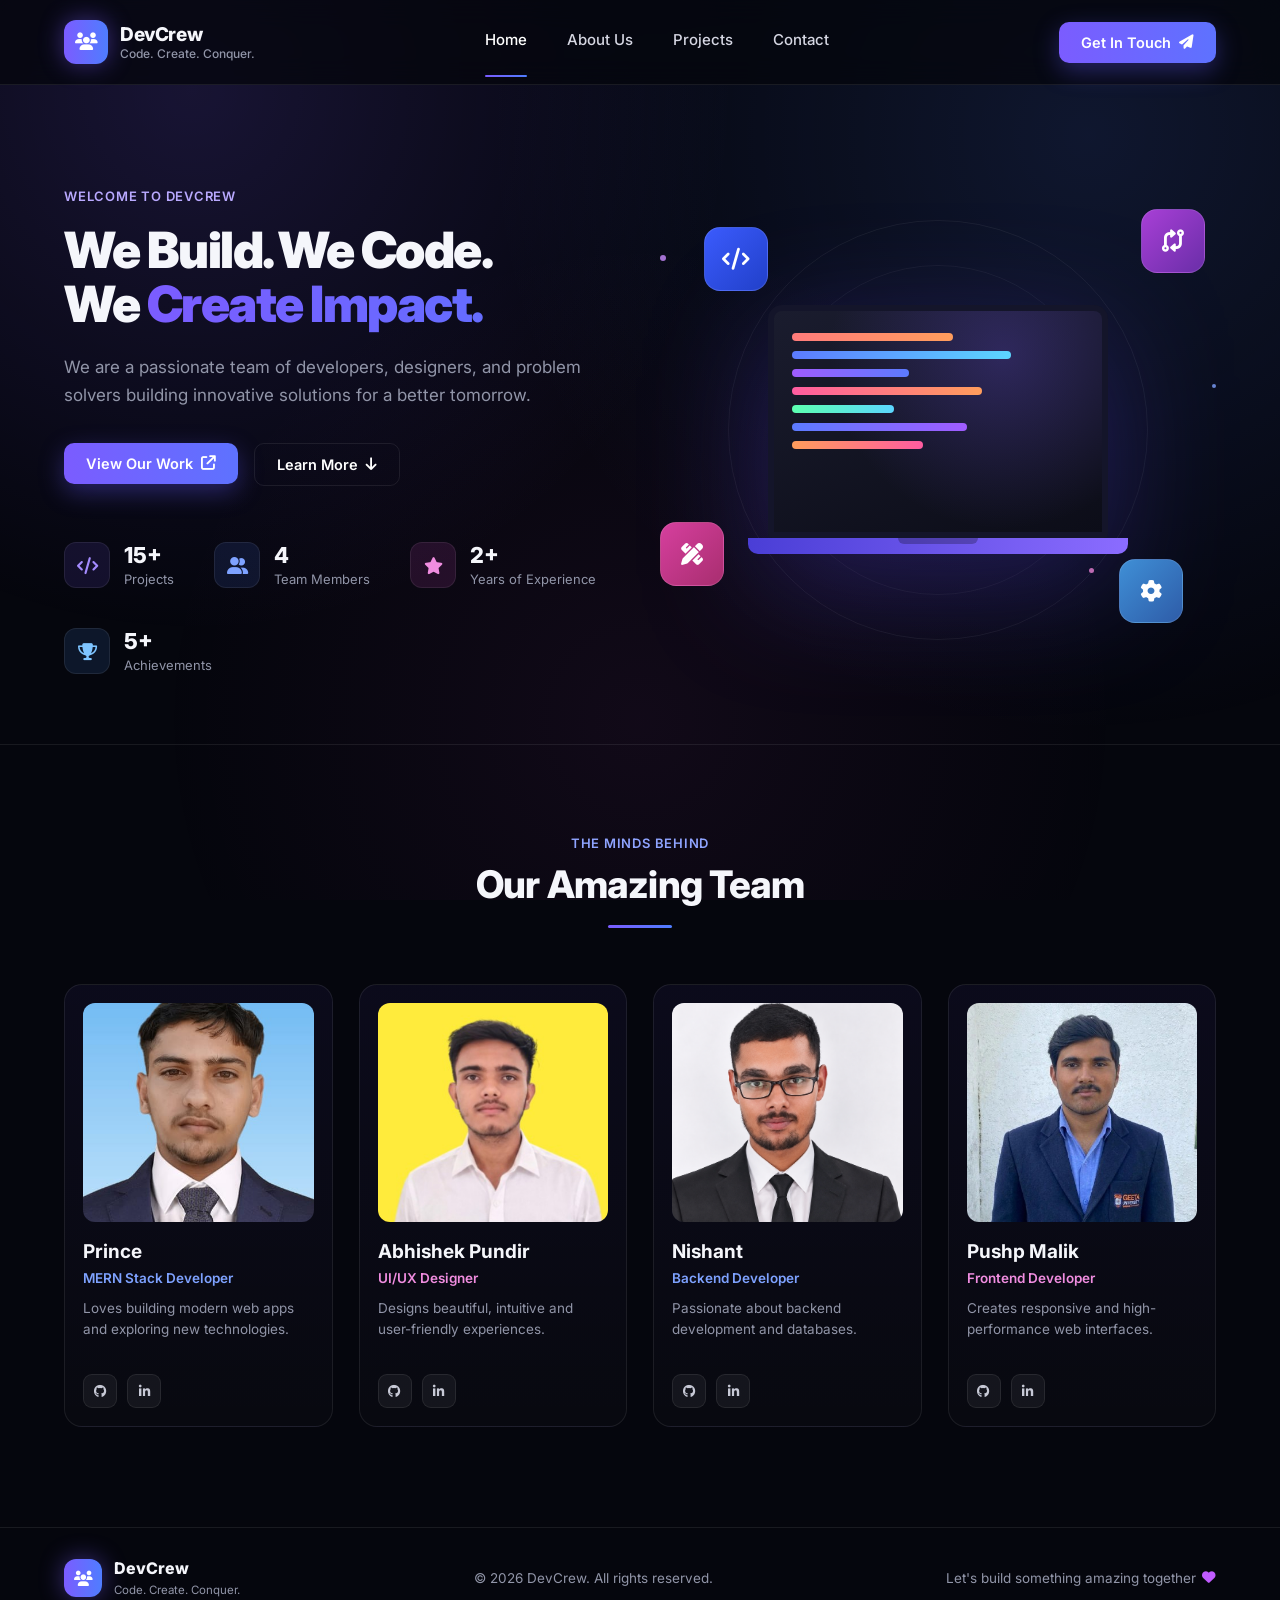
<file: index.html>
<!DOCTYPE html>
<html lang="en">
<head>
<meta charset="UTF-8">
<meta name="viewport" content="width=device-width, initial-scale=1.0">
<link rel="icon" href="./assets/images/Icon.png">
<title>Team Portfolio</title>
<link rel="preconnect" href="https://fonts.googleapis.com">
<link href="https://fonts.googleapis.com/css2?family=Inter:wght@400;500;600;700;800;900&display=swap" rel="stylesheet">
<link rel="stylesheet" href="https://cdnjs.cloudflare.com/ajax/libs/font-awesome/6.5.1/css/all.min.css">
<link rel="stylesheet" href="./css/style.css">
</head>
<body>

<header id="siteHeader">
  <div class="nav">
    <div class="brand">
      <div class="brand-icon"><i class="fa-solid fa-users"></i></div>
      <div class="brand-text">
        <h1>DevCrew</h1>
        <span>Code. Create. Conquer.</span>
      </div>
    </div>

    <nav class="nav-links" id="navLinks">
      <a href="./index.html" class="active">Home</a>
      <a href="./pages/about.html">About Us</a>
      <a href="./pages/project.html">Projects</a>
      <a href="./pages/contact.html">Contact</a>
    </nav>

    <button class="btn btn-primary desktop-cta">Get In Touch <i class="fa-solid fa-paper-plane"></i></button>
    <button class="nav-toggle" id="navToggle" aria-label="Toggle navigation" aria-expanded="false">
      <i class="fa-solid fa-bars"></i>
    </button>
  </div>
</header>

<section class="hero">
  <div class="hero-copy">
    <span class="eyebrow">WELCOME TO DEVCREW</span>
    <h2>We Build. We Code.<br>We <span class="grad">Create Impact.</span></h2>
    <p>We are a passionate team of developers, designers, and problem solvers building innovative solutions for a better tomorrow.</p>
    <div class="hero-actions">
      <a href="./pages/project.html">
        <button class="btn btn-primary">View Our Work <i class="fa-solid fa-arrow-up-right-from-square"></i></button>
      </a>
      <a href="./pages/about.html"><button class="btn btn-outline">Learn More <i class="fa-solid fa-arrow-down"></i></button></a>
    </div>
    <div class="stats">
      <div class="stat">
        <div class="stat-icon i1"><i class="fa-solid fa-code"></i></div>
        <div><b>15+</b><span>Projects</span></div>
      </div>
      <div class="stat">
        <div class="stat-icon i2"><i class="fa-solid fa-user-group"></i></div>
        <div><b>4</b><span>Team Members</span></div>
      </div>
      <div class="stat">
        <div class="stat-icon i3"><i class="fa-solid fa-star"></i></div>
        <div><b>2+</b><span>Years of Experience</span></div>
      </div>
      <div class="stat">
        <div class="stat-icon i4"><i class="fa-solid fa-trophy"></i></div>
        <div><b>5+</b><span>Achievements</span></div>
      </div>
    </div>
  </div>

  <div class="hero-visual">
    <div class="orbit-ring"></div>
    <div class="orbit-ring r2"></div>
    <span class="spark s1"></span><span class="spark s2"></span><span class="spark s3"></span>

    <div class="float-icon fi1"><i class="fa-solid fa-code"></i></div>
    <div class="float-icon fi2"><i class="fa-solid fa-code-compare"></i></div>
    <div class="float-icon fi3"><i class="fa-solid fa-pen-ruler"></i></div>
    <div class="float-icon fi4"><i class="fa-solid fa-gear"></i></div>

    <div class="laptop">
      <div class="laptop-screen">
        <div class="code-line" style="width:55%; background:linear-gradient(90deg,#ff7b7b,#ff9d5c);"></div>
        <div class="code-line" style="width:75%; background:linear-gradient(90deg,#5c7bff,#5cd6ff);"></div>
        <div class="code-line" style="width:40%; background:linear-gradient(90deg,#a05cff,#5c7bff);"></div>
        <div class="code-line" style="width:65%; background:linear-gradient(90deg,#ff5ca0,#ff9d5c);"></div>
        <div class="code-line" style="width:35%; background:linear-gradient(90deg,#5cffb0,#5cd6ff);"></div>
        <div class="code-line" style="width:60%; background:linear-gradient(90deg,#5c7bff,#a05cff);"></div>
        <div class="code-line" style="width:45%; background:linear-gradient(90deg,#ff9d5c,#ff5ca0);"></div>
      </div>
      <div class="laptop-base"></div>
    </div>
  </div>
</section>

<section class="team-section" id="team">
  <div class="team-header">
    <span class="eyebrow">THE MINDS BEHIND</span>
    <h3>Our Amazing Team</h3>
    <div class="underline"></div>
  </div>

  <div class="team-grid">
    <div class="card">
      <div class="card-photo"><img src="./assets/images/Prince.jpeg" alt="Prince" loading="lazy"></div>
      <h4>Prince</h4>
      <span class="role blue">MERN Stack Developer</span>
      <p>Loves building modern web apps and exploring new technologies.</p>
      <div class="socials">
        <a class="social" href="https://github.com/PrinceRathi562006" aria-label="GitHub" target="_blank"><i class="fa-brands fa-github"></i></a>
        <a class="social" href="https://www.linkedin.com/in/prince566" target="_blank" aria-label="LinkedIn"><i class="fa-brands fa-linkedin-in"></i></a>
      </div>
    </div>

    <div class="card">
      <div class="card-photo"><img src="./assets/images/Abhishek.jpg" alt="Abhishek Pundir" loading="lazy"></div>
      <h4>Abhishek Pundir</h4>
      <span class="role pink">UI/UX Designer</span>
      <p>Designs beautiful, intuitive and user-friendly experiences.</p>
      <div class="socials">
        <a class="social" href="https://github.com/ABHI99271" aria-label="GitHub" target="_blank"><i class="fa-brands fa-github"></i></a>
        <a class="social" href="https://www.linkedin.com/in/abhishek-pundir-388731323/" aria-label="LinkedIn" target="_blank"><i class="fa-brands fa-linkedin-in"></i></a>
      </div>
    </div>

    <div class="card">
      <div class="card-photo"><img src="./assets/images/Nishant.png" alt="Nishant" loading="lazy"></div>
      <h4>Nishant</h4>
      <span class="role blue">Backend Developer</span>
      <p>Passionate about backend development and databases.</p>
      <div class="socials">
        <a class="social" href="https://github.com/nishantghangas42-debug" aria-label="GitHub" target="_blank"><i class="fa-brands fa-github"></i></a>
        <a class="social" href="https://www.linkedin.com/in/nishant-ghangas-75b628323/" aria-label="LinkedIn" target="_blank"><i class="fa-brands fa-linkedin-in"></i></a>
      </div>
    </div>

    <div class="card">
      <div class="card-photo"><img src="./assets/images/Pushp.jpg" alt="Pushp Malik" loading="lazy"></div>
      <h4>Pushp Malik</h4>
      <span class="role pink">Frontend Developer</span>
      <p>Creates responsive and high-performance web interfaces.</p>
      <div class="socials">
        <a class="social" href="https://github.com/PushpMalik" aria-label="GitHub" target="_blank"><i class="fa-brands fa-github"></i></a>
        <a class="social" href="https://www.linkedin.com/in/pushp-malik/" aria-label="LinkedIn" target="_blank"><i class="fa-brands fa-linkedin-in"></i></a>
      </div>
    </div>
  </div>
</section>

<footer>
  <div class="footer-inner">
    <div class="footer-brand">
      <div class="brand-icon"><i class="fa-solid fa-users"></i></div>
      <div>
        <h5>DevCrew</h5>
        <span>Code. Create. Conquer.</span>
      </div>
    </div>
    <div class="footer-mid">© 2026 DevCrew. All rights reserved.</div>
    <div class="footer-right">Let's build something amazing together <i class="fa-solid fa-heart"></i></div>
  </div>
</footer>

<script>
  // Mobile nav toggle
  const navToggle = document.getElementById('navToggle');
  const navLinks = document.getElementById('navLinks');
  navToggle.addEventListener('click', () => {
    const isOpen = navLinks.classList.toggle('open');
    navToggle.setAttribute('aria-expanded', isOpen);
    navToggle.innerHTML = isOpen ? '<i class="fa-solid fa-xmark"></i>' : '<i class="fa-solid fa-bars"></i>';
  });
  // Close mobile menu when a link is clicked
  navLinks.querySelectorAll('a').forEach(link => {
    link.addEventListener('click', () => {
      navLinks.classList.remove('open');
      navToggle.setAttribute('aria-expanded', false);
      navToggle.innerHTML = '<i class="fa-solid fa-bars"></i>';
    });
  });

  // Header shadow on scroll
  const header = document.getElementById('siteHeader');
  window.addEventListener('scroll', () => {
    header.classList.toggle('scrolled', window.scrollY > 10);
  });
</script>

</body>
</html>
</file>
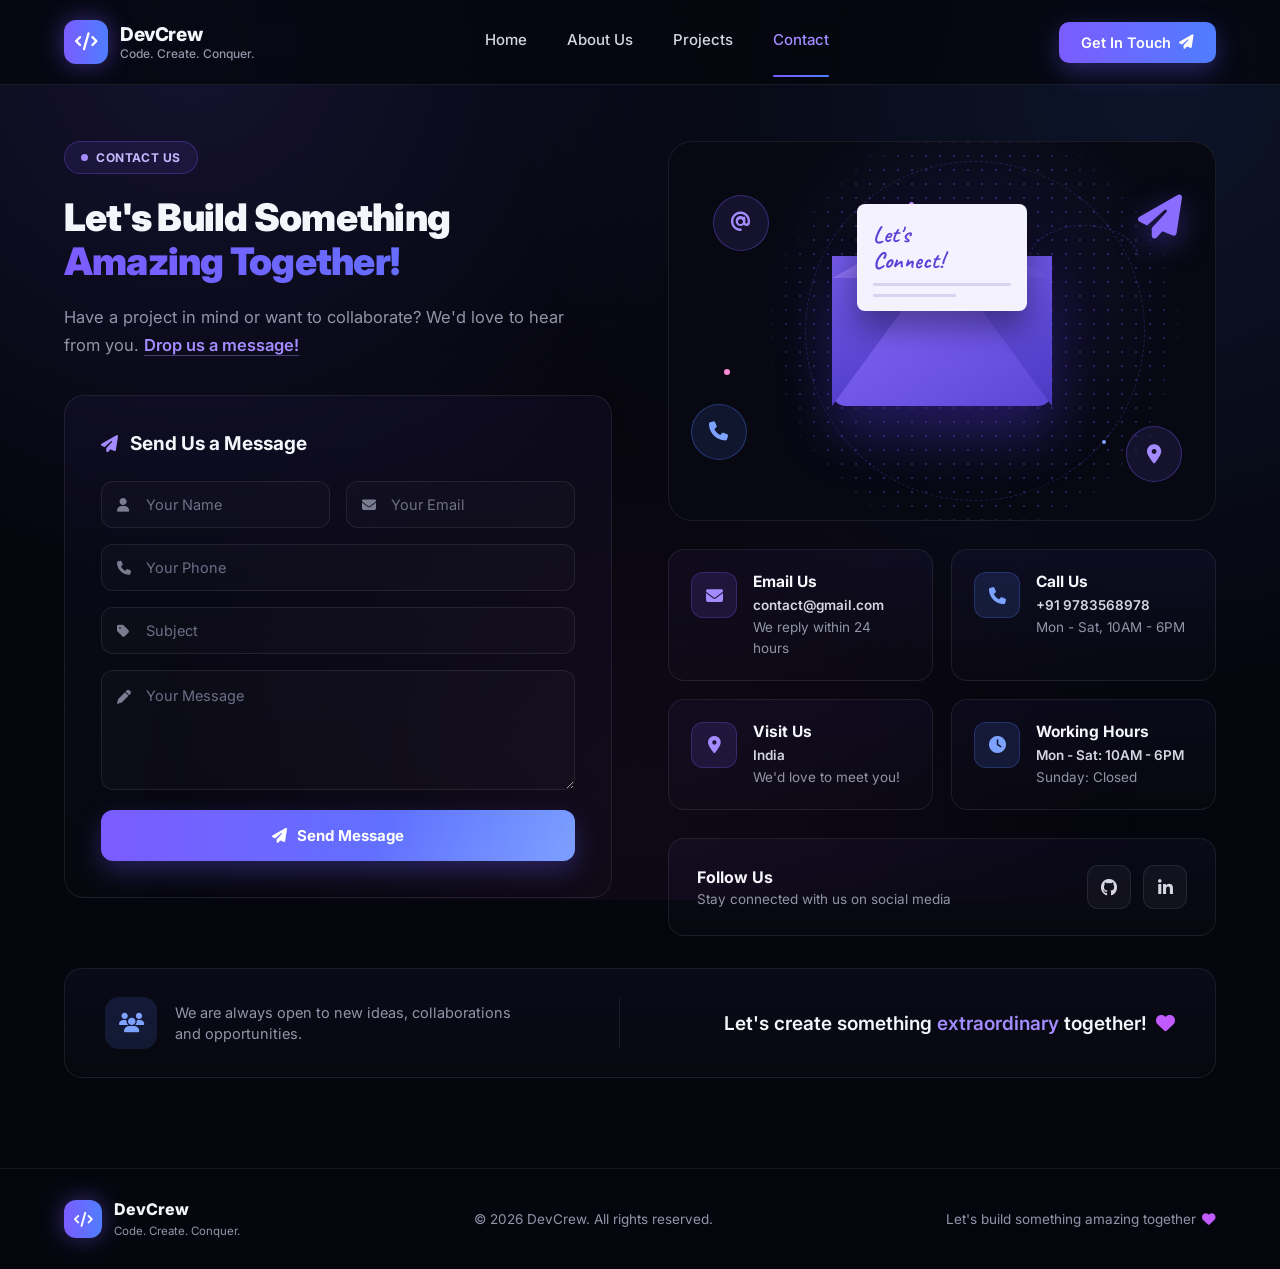
<file: pages/contact.html>
<!DOCTYPE html>
<html lang="en">

<head>
    <meta charset="UTF-8">
    <meta name="viewport" content="width=device-width, initial-scale=1.0">
    <title>Contact Us — DevCrew</title>
    <link rel="preconnect" href="https://fonts.googleapis.com">
    <link
        href="https://fonts.googleapis.com/css2?family=Inter:wght@400;500;600;700;800;900&family=Caveat:wght@600;700&display=swap"
        rel="stylesheet">
    <link rel="stylesheet" href="https://cdnjs.cloudflare.com/ajax/libs/font-awesome/6.5.1/css/all.min.css">
    <link rel="stylesheet" href="../css/contact.css">
</head>

<body>

    <header id="siteHeader">
        <div class="nav">
            <div class="brand">
                <div class="brand-icon"><i class="fa-solid fa-code"></i></div>
                <div class="brand-text">
                    <h1>DevCrew</h1>
                    <span>Code. Create. Conquer.</span>
                </div>
            </div>

            <nav class="nav-links" id="navLinks">
                <a href="./index.html">Home</a>
                <a href="./about.html">About Us</a>
                <a href="./project.html">Projects</a>
                <a href="./contact.html" class="active">Contact</a>
            </nav>

            <button class="btn btn-primary desktop-cta">Get In Touch <i class="fa-solid fa-paper-plane"></i></button>
            <button class="nav-toggle" id="navToggle" aria-label="Toggle navigation" aria-expanded="false">
                <i class="fa-solid fa-bars"></i>
            </button>
        </div>
    </header>

    <main class="contact-wrap">
        <div class="contact-grid">

            <!-- ===== Left column ===== -->
            <div class="contact-copy fade-up" style="animation-delay:.05s">
                <span class="badge-eyebrow"><span class="badge-dot"></span>CONTACT US</span>
                <h2>Let's Build Something<br><span class="grad-text">Amazing Together!</span></h2>
                <p>Have a project in mind or want to collaborate? We'd love to hear from you. <span class="link">Drop us
                        a message!</span></p>

                <form class="form-panel" onsubmit="return handleSubmit(event)">
                    <div class="form-title"><i class="fa-solid fa-paper-plane"></i>Send Us a Message</div>

                    <div class="field-row">
                        <div class="field">
                            <input type="text" placeholder="Your Name" required>
                            <i class="fa-solid fa-user"></i>
                        </div>
                        <div class="field">
                            <input type="email" placeholder="Your Email" required>
                            <i class="fa-solid fa-envelope"></i>
                        </div>
                    </div>

                    <div class="field">
                        <input type="tel" placeholder="Your Phone">
                        <i class="fa-solid fa-phone"></i>
                    </div>

                    <div class="field">
                        <input type="text" placeholder="Subject">
                        <i class="fa-solid fa-tag"></i>
                    </div>

                    <div class="field">
                        <textarea placeholder="Your Message" required></textarea>
                        <i class="fa-solid fa-pen"></i>
                    </div>

                    <button type="submit" class="submit-btn">
                        <i class="fa-solid fa-paper-plane"></i>
                        <span>Send Message</span>
                    </button>
                </form>
            </div>

            <!-- ===== Right column ===== -->
            <div class="contact-visual">
                <div class="hero-illustration fade-up" style="animation-delay:.15s">
                    <div class="globe"></div>
                    <div class="globe-ring"></div>
                    <span class="spark s1"></span><span class="spark s2"></span><span class="spark s3"></span>

                    <div class="orbit-icon oi1"><i class="fa-solid fa-at"></i></div>
                    <div class="orbit-icon oi2"><i class="fa-solid fa-phone"></i></div>
                    <div class="orbit-icon oi3"><i class="fa-solid fa-location-dot"></i></div>

                    <div class="dash-path"></div>
                    <i class="fa-solid fa-paper-plane paper-plane"></i>

                    <div class="envelope-wrap">
                        <div class="envelope">
                            <div class="envelope-body"></div>
                            <div class="envelope-flap-l"></div>
                            <div class="envelope-flap-r"></div>
                            <div class="envelope-top"></div>
                        </div>
                        <div class="letter">
                            <div class="script">Let's<br>Connect!</div>
                            <div class="line"></div>
                            <div class="line short"></div>
                        </div>
                    </div>
                </div>

                <div class="info-grid fade-up" style="animation-delay:.25s">
                    <div class="info-card">
                        <div class="info-icon"><i class="fa-solid fa-envelope"></i></div>
                        <div>
                            <h4>Email Us</h4>
                            <p class="primary">contact@gmail.com</p>
                            <p>We reply within 24 hours</p>
                        </div>
                    </div>
                    <div class="info-card">
                        <div class="info-icon blue"><i class="fa-solid fa-phone"></i></div>
                        <div>
                            <h4>Call Us</h4>
                            <p class="primary">+91 9783568978</p>
                            <p>Mon - Sat, 10AM - 6PM</p>
                        </div>
                    </div>
                    <div class="info-card">
                        <div class="info-icon"><i class="fa-solid fa-location-dot"></i></div>
                        <div>
                            <h4>Visit Us</h4>
                            <p class="primary">India</p>
                            <p>We'd love to meet you!</p>
                        </div>
                    </div>
                    <div class="info-card">
                        <div class="info-icon blue"><i class="fa-solid fa-clock"></i></div>
                        <div>
                            <h4>Working Hours</h4>
                            <p class="primary">Mon - Sat: 10AM - 6PM</p>
                            <p>Sunday: Closed</p>
                        </div>
                    </div>
                </div>

                <div class="follow-row fade-up" style="animation-delay:.35s">
                    <div>
                        <h4>Follow Us</h4>
                        <p>Stay connected with us on social media</p>
                    </div>
                    <div class="social-row">
                        <a href="#" class="social-sq gh" aria-label="GitHub"><i class="fa-brands fa-github"></i></a>
                        <a href="#" class="social-sq li" aria-label="LinkedIn"><i
                                class="fa-brands fa-linkedin-in"></i></a>
                       
                                
                    </div>
                </div>
            </div>
        </div>

        <div class="bottom-banner fade-up" style="animation-delay:.1s">
            <div class="banner-left">
                <div class="banner-icon"><i class="fa-solid fa-users"></i></div>
                <p>We are always open to new ideas, collaborations and opportunities.</p>
            </div>
            <div class="banner-divider"></div>
            <div class="banner-right">Let's create something <span class="accent">extraordinary</span> together! <i
                    class="fa-solid fa-heart"></i></div>
        </div>
    </main>

    <footer>
        <div class="footer-inner">
            <div class="footer-brand">
                <div class="brand-icon"><i class="fa-solid fa-code"></i></div>
                <div>
                    <h5>DevCrew</h5>
                    <span>Code. Create. Conquer.</span>
                </div>
            </div>
            <div class="footer-mid">© 2026 DevCrew. All rights reserved.</div>
            <div class="footer-right">Let's build something amazing together <i class="fa-solid fa-heart"></i></div>
        </div>
    </footer>

    <script>
        const navToggle = document.getElementById('navToggle');
        const navLinks = document.getElementById('navLinks');
        navToggle.addEventListener('click', () => {
            const isOpen = navLinks.classList.toggle('open');
            navToggle.setAttribute('aria-expanded', isOpen);
            navToggle.innerHTML = isOpen ? '<i class="fa-solid fa-xmark"></i>' : '<i class="fa-solid fa-bars"></i>';
        });
        navLinks.querySelectorAll('a').forEach(link => {
            link.addEventListener('click', () => {
                navLinks.classList.remove('open');
                navToggle.setAttribute('aria-expanded', false);
                navToggle.innerHTML = '<i class="fa-solid fa-bars"></i>';
            });
        });

        const header = document.getElementById('siteHeader');
        window.addEventListener('scroll', () => {
            header.classList.toggle('scrolled', window.scrollY > 10);
        });

        function handleSubmit(e) {
            e.preventDefault();
            const btn = e.target.querySelector('.submit-btn span');
            const original = btn.textContent;
            btn.textContent = 'Message Sent!';
            e.target.querySelector('.submit-btn').style.opacity = '0.85';
            setTimeout(() => {
                btn.textContent = original;
                e.target.querySelector('.submit-btn').style.opacity = '1';
                e.target.reset();
            }, 2200);
            return false;
        }
    </script>

</body>

</html>
</file>
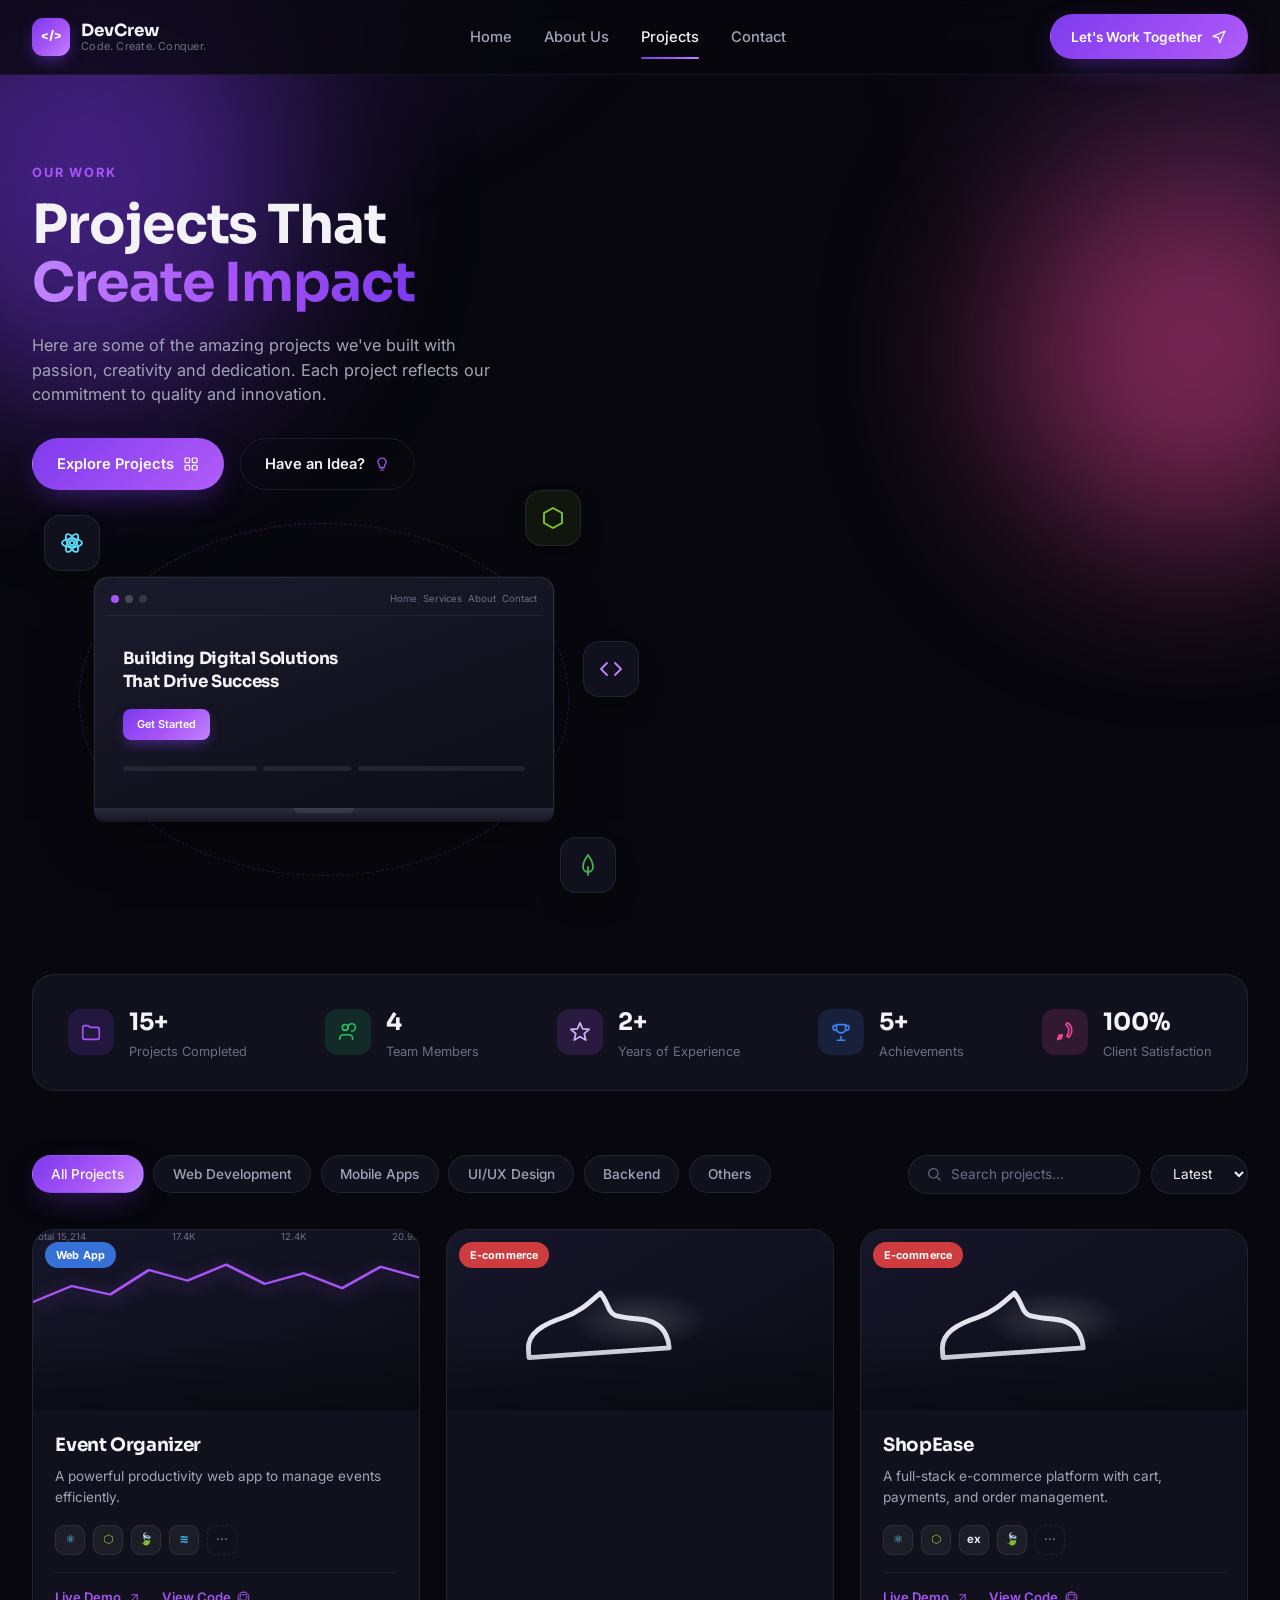
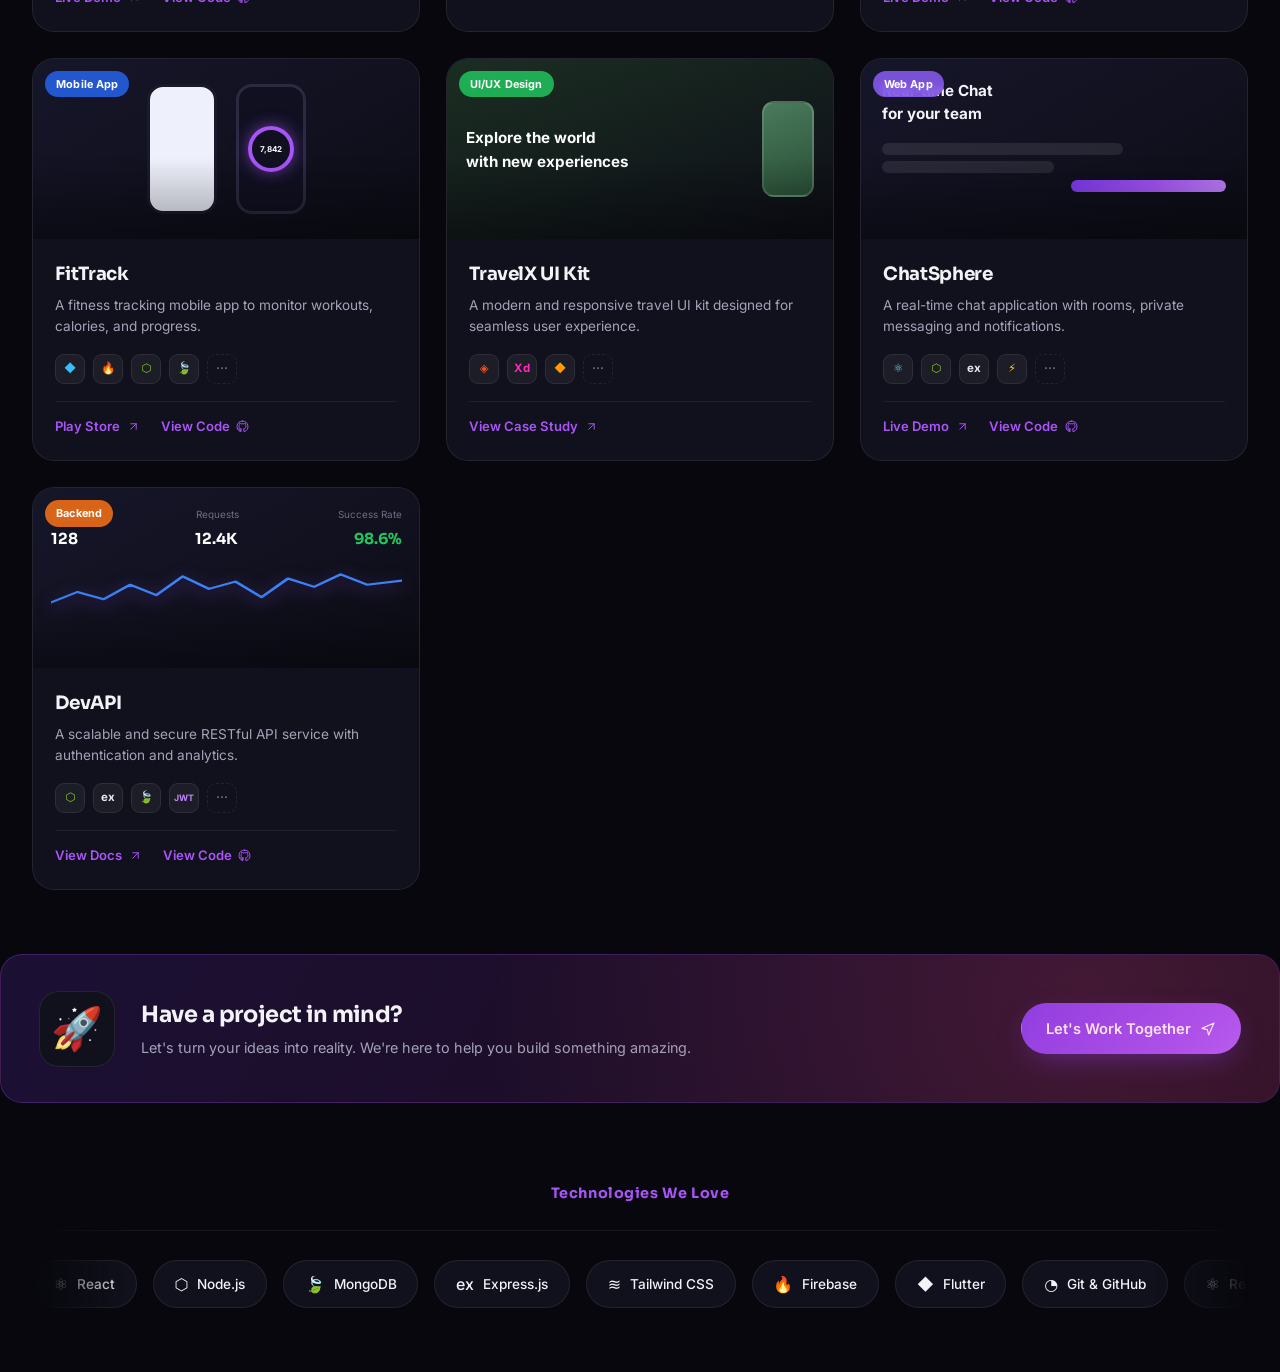
<file: pages/project.html>
<!DOCTYPE html>
<html lang="en">
<head>
<meta charset="UTF-8">
<meta name="viewport" content="width=device-width, initial-scale=1.0">
<title>DevCrew — Projects That Create Impact</title>
<link rel="preconnect" href="https://fonts.googleapis.com">
<link href="https://fonts.googleapis.com/css2?family=Sora:wght@400;500;600;700;800&family=Inter:wght@400;500;600;700&display=swap" rel="stylesheet">
<link rel="stylesheet" href="../css/project.css">
</head>
<body>

<!-- ============ NAVBAR ============ -->
<header class="navbar" id="navbar">
  <div class="nav-inner">
    <a href="#" class="brand">
      <span class="brand-mark">&lt;/&gt;</span>
      <span class="brand-text">
        <span class="brand-name">DevCrew</span>
        <span class="brand-tag">Code. Create. Conquer.</span>
      </span>
    </a>

    <nav class="nav-links" id="navLinks">
      <a href="./index.html" class="nav-link">Home</a>
      <a href="./about.html" class="nav-link">About Us</a>
      <a href="./project.html" class="nav-link active">Projects</a>
      <a href="./contact.html" class="nav-link">Contact</a>
    </nav>

    <a href="./contact.html" class="btn btn-primary nav-cta">
      Let's Work Together
      <svg viewBox="0 0 24 24" class="icon-send"><path d="M3 11l18-8-8 18-2-8-8-2z"/></svg>
    </a>

    <button class="nav-burger" id="navBurger" aria-label="Toggle menu">
      <span></span><span></span><span></span>
    </button>
  </div>
</header>

<!-- ============ HERO ============ -->
<section class="hero" id="home">
  <div class="hero-glow glow-1"></div>
  <div class="hero-glow glow-2"></div>

  <div class="hero-inner">
    <div class="hero-copy reveal">
      <p class="eyebrow">Our Work</p>
      <h1 class="hero-title">
        Projects That<br>
        <span class="text-gradient">Create Impact</span>
      </h1>
      <p class="hero-desc">
        Here are some of the amazing projects we've built with passion, creativity
        and dedication. Each project reflects our commitment to quality and innovation.
      </p>
      <div class="hero-actions">
        <a href="#projects" class="btn btn-primary">
          Explore Projects
          <svg viewBox="0 0 24 24" class="icon-grid"><rect x="3" y="3" width="7" height="7" rx="1.5"/><rect x="14" y="3" width="7" height="7" rx="1.5"/><rect x="3" y="14" width="7" height="7" rx="1.5"/><rect x="14" y="14" width="7" height="7" rx="1.5"/></svg>
        </a>
        <a href="./contact.html" class="btn btn-outline">
          Have an Idea?
          <svg viewBox="0 0 24 24" class="icon-bulb"><path d="M9 18h6M10 21h4M12 3a6 6 0 0 0-4 10.472V15a2 2 0 0 0 2 2h4a2 2 0 0 0 2-2v-1.528A6 6 0 0 0 12 3z"/></svg>
        </a>
      </div>
    </div>

    <div class="hero-visual reveal reveal-delay">
      <div class="orbit-ring"></div>

      <div class="float-icon fi-react" style="--dur:6s">
        <svg viewBox="0 0 24 24"><circle cx="12" cy="12" r="2.2"/><ellipse cx="12" cy="12" rx="10" ry="4.2"/><ellipse cx="12" cy="12" rx="10" ry="4.2" transform="rotate(60 12 12)"/><ellipse cx="12" cy="12" rx="10" ry="4.2" transform="rotate(120 12 12)"/></svg>
      </div>
      <div class="float-icon fi-node" style="--dur:7s">
        <svg viewBox="0 0 24 24"><path d="M12 2 3 7v10l9 5 9-5V7z"/></svg>
      </div>
      <div class="float-icon fi-mongo" style="--dur:8s">
        <svg viewBox="0 0 24 24"><path d="M12 2c3 4 5 8 5 12a5 5 0 0 1-10 0c0-4 2-8 5-12z"/><line x1="12" y1="14" x2="12" y2="22"/></svg>
      </div>
      <div class="float-icon fi-code" style="--dur:9s">
        <svg viewBox="0 0 24 24"><polyline points="8 6 2 12 8 18"/><polyline points="16 6 22 12 16 18"/></svg>
      </div>

      <div class="laptop">
        <div class="laptop-screen">
          <div class="screen-topbar">
            <div class="screen-dot"></div>
            <div class="screen-nav">Home&nbsp;&nbsp;Services&nbsp;&nbsp;About&nbsp;&nbsp;Contact</div>
          </div>
          <div class="screen-body">
            <h3>Building Digital Solutions<br>That Drive Success</h3>
            <span class="screen-btn">Get Started</span>
            <div class="screen-bars">
              <span></span><span></span><span></span>
            </div>
          </div>
        </div>
        <div class="laptop-base"></div>
      </div>
    </div>
  </div>
</section>

<!-- ============ STATS ============ -->
<section class="stats-wrap">
  <div class="stats-card reveal">
    <div class="stat">
      <div class="stat-icon icon-purple">
        <svg viewBox="0 0 24 24"><path d="M3 7a2 2 0 0 1 2-2h4l2 2h8a2 2 0 0 1 2 2v9a2 2 0 0 1-2 2H5a2 2 0 0 1-2-2V7z"/></svg>
      </div>
      <div><strong data-count="15">0</strong><span>+</span><p>Projects Completed</p></div>
    </div>
    <div class="stat">
      <div class="stat-icon icon-green">
        <svg viewBox="0 0 24 24"><path d="M16 11a4 4 0 1 0-4-4"/><path d="M17 20v-1a4 4 0 0 0-4-4H7a4 4 0 0 0-4 4v1"/><circle cx="9" cy="7" r="3.2"/></svg>
      </div>
      <div><strong data-count="4">0</strong><p>Team Members</p></div>
    </div>
    <div class="stat">
      <div class="stat-icon icon-violet">
        <svg viewBox="0 0 24 24"><path d="M12 2l2.9 6.6 7.1.6-5.4 4.7 1.7 7-6.3-3.9-6.3 3.9 1.7-7L2 9.2l7.1-.6z"/></svg>
      </div>
      <div><strong data-count="2">0</strong><span>+</span><p>Years of Experience</p></div>
    </div>
    <div class="stat">
      <div class="stat-icon icon-blue">
        <svg viewBox="0 0 24 24"><path d="M8 21h8M12 17v4M7 4h10v4a5 5 0 0 1-10 0V4z"/><path d="M7 5H4a3 3 0 0 0 3 5M17 5h3a3 3 0 0 1-3 5"/></svg>
      </div>
      <div><strong data-count="5">0</strong><span>+</span><p>Achievements</p></div>
    </div>
    <div class="stat">
      <div class="stat-icon icon-pink">
        <svg viewBox="0 0 24 24"><path d="M14.5 2c2 1 4 3 4.7 6.4.6 2.8-.2 5.3-1.4 7.2l-1.6 2.2-2-1 1-2.5c.8-1.7 1.2-3.6.8-5.6-.4-2-1.6-3.6-3.1-4.7z"/><path d="M9 15l-4 4M4 20l1.5-4.5L9 15l-1 4z"/></svg>
      </div>
      <div><strong data-count="100">0</strong><span>%</span><p>Client Satisfaction</p></div>
    </div>
  </div>
</section>

<!-- ============ PROJECTS ============ -->
<section class="projects" id="projects">
  <div class="filters reveal">
    <div class="filter-tabs" id="filterTabs">
      <button class="tab active" data-filter="all">All Projects</button>
      <button class="tab" data-filter="web">Web Development</button>
      <button class="tab" data-filter="mobile">Mobile Apps</button>
      <button class="tab" data-filter="uiux">UI/UX Design</button>
      <button class="tab" data-filter="backend">Backend</button>
      <button class="tab" data-filter="others">Others</button>
    </div>
    <div class="filter-tools">
      <div class="search-box">
        <svg viewBox="0 0 24 24"><circle cx="11" cy="11" r="7"/><line x1="21" y1="21" x2="16.6" y2="16.6"/></svg>
        <input type="text" id="searchInput" placeholder="Search projects...">
      </div>
      <select class="sort-box">
        <option>Latest</option>
        <option>Oldest</option>
        <option>A–Z</option>
      </select>
    </div>
  </div>

  <div class="grid" id="grid">

    <article class="card reveal" data-cat="web" data-name="event-organizer">
      <div class="card-media media-event-organizer">
        <span class="badge badge-blue">Web App</span>
        <div class="mock mock-event-organizer">
          <div class="mock-row"><span>Total 15,214</span><span>17.4K</span><span>12.4K</span><span>20.9K</span></div>
          <svg class="spark" viewBox="0 0 200 60" preserveAspectRatio="none"><polyline points="0,45 20,30 40,38 60,15 80,25 100,10 120,28 140,18 160,32 180,12 200,22"/></svg>
        </div>
      </div>
      <div class="card-body">
        <h3>Event Organizer</h3>
        <p>A powerful productivity web app to manage events efficiently.</p>
        <div class="stack">
          <span class="chip chip-react" title="React">⚛</span>
          <span class="chip chip-node" title="Node.js">⬡</span>
          <span class="chip chip-mongo" title="MongoDB">🍃</span>
          <span class="chip chip-tail" title="Tailwind">≋</span>
          <span class="chip chip-more">···</span>
        </div>
        <div class="card-links">
          <a href="https://event-management-app-ashy.vercel.app/" class="link-out">Live Demo <svg viewBox="0 0 24 24"><path d="M7 17L17 7M7 7h10v10"/></svg></a>
          <a href="#" class="link-out">View Code <svg viewBox="0 0 24 24"><path d="M12 2a10 10 0 0 0-3.16 19.49c.5.1.68-.22.68-.48v-1.7c-2.78.6-3.37-1.34-3.37-1.34-.46-1.16-1.11-1.47-1.11-1.47-.9-.62.07-.6.07-.6 1 .07 1.53 1.03 1.53 1.03.9 1.52 2.34 1.08 2.91.83.09-.65.35-1.08.63-1.33-2.22-.25-4.56-1.11-4.56-4.94 0-1.1.39-1.99 1.03-2.69-.1-.25-.45-1.27.1-2.65 0 0 .84-.27 2.75 1.02a9.5 9.5 0 0 1 5 0c1.9-1.3 2.75-1.02 2.75-1.02.55 1.38.2 2.4.1 2.65.64.7 1.03 1.59 1.03 2.69 0 3.84-2.34 4.68-4.57 4.93.36.31.68.92.68 1.85V21c0 .27.18.58.69.48A10 10 0 0 0 12 2z"/></svg></a>
        </div>
      </div>
    </article>

    <article class="card reveal" data-cat="web others" data-name="shopease">
      <div class="card-media media-shopease">
        <span class="badge badge-red">E-commerce</span>
        <div class="mock mock-shopease">
          <div class="shoe-glow"></div>
          <svg viewBox="0 0 100 40" class="shoe-icon"><path d="M8 28c0-6 6-9 14-11 6-1.5 10-5 14-8 3 4 2 8 6 9 6 2 10 1 14 4 3 2 4 6 4 9H8z"/></svg>
        </div>
      </div>
    </article>

    <article class="card reveal" data-cat="web others" data-name="shopease">
      <div class="card-media media-shopease">
        <span class="badge badge-red">E-commerce</span>
        <div class="mock mock-shopease">
          <div class="shoe-glow"></div>
          <svg viewBox="0 0 100 40" class="shoe-icon"><path d="M8 28c0-6 6-9 14-11 6-1.5 10-5 14-8 3 4 2 8 6 9 6 2 10 1 14 4 3 2 4 6 4 9H8z"/></svg>
        </div>
      </div>
      <div class="card-body">
        <h3>ShopEase</h3>
        <p>A full-stack e-commerce platform with cart, payments, and order management.</p>
        <div class="stack">
          <span class="chip chip-react" title="React">⚛</span>
          <span class="chip chip-node" title="Node.js">⬡</span>
          <span class="chip chip-express" title="Express">ex</span>
          <span class="chip chip-mongo" title="MongoDB">🍃</span>
          <span class="chip chip-more">···</span>
        </div>
        <div class="card-links">
          <a href="#" class="link-out">Live Demo <svg viewBox="0 0 24 24"><path d="M7 17L17 7M7 7h10v10"/></svg></a>
          <a href="#" class="link-out">View Code <svg viewBox="0 0 24 24"><path d="M12 2a10 10 0 0 0-3.16 19.49c.5.1.68-.22.68-.48v-1.7c-2.78.6-3.37-1.34-3.37-1.34-.46-1.16-1.11-1.47-1.11-1.47-.9-.62.07-.6.07-.6 1 .07 1.53 1.03 1.53 1.03.9 1.52 2.34 1.08 2.91.83.09-.65.35-1.08.63-1.33-2.22-.25-4.56-1.11-4.56-4.94 0-1.1.39-1.99 1.03-2.69-.1-.25-.45-1.27.1-2.65 0 0 .84-.27 2.75 1.02a9.5 9.5 0 0 1 5 0c1.9-1.3 2.75-1.02 2.75-1.02.55 1.38.2 2.4.1 2.65.64.7 1.03 1.59 1.03 2.69 0 3.84-2.34 4.68-4.57 4.93.36.31.68.92.68 1.85V21c0 .27.18.58.69.48A10 10 0 0 0 12 2z"/></svg></a>
        </div>
      </div>
    </article>

    <article class="card reveal" data-cat="mobile" data-name="fittrack">
      <div class="card-media media-fittrack">
        <span class="badge badge-blue2">Mobile App</span>
        <div class="mock mock-fittrack">
          <div class="phone"><div class="phone-ring p1"></div></div>
          <div class="phone phone2"><div class="ring-progress"><span>7,842</span></div></div>
        </div>
      </div>
      <div class="card-body">
        <h3>FitTrack</h3>
        <p>A fitness tracking mobile app to monitor workouts, calories, and progress.</p>
        <div class="stack">
          <span class="chip chip-flutter" title="Flutter">◆</span>
          <span class="chip chip-firebase" title="Firebase">🔥</span>
          <span class="chip chip-node" title="Node.js">⬡</span>
          <span class="chip chip-mongo" title="MongoDB">🍃</span>
          <span class="chip chip-more">···</span>
        </div>
        <div class="card-links">
          <a href="#" class="link-out">Play Store <svg viewBox="0 0 24 24"><path d="M7 17L17 7M7 7h10v10"/></svg></a>
          <a href="#" class="link-out">View Code <svg viewBox="0 0 24 24"><path d="M12 2a10 10 0 0 0-3.16 19.49c.5.1.68-.22.68-.48v-1.7c-2.78.6-3.37-1.34-3.37-1.34-.46-1.16-1.11-1.47-1.11-1.47-.9-.62.07-.6.07-.6 1 .07 1.53 1.03 1.53 1.03.9 1.52 2.34 1.08 2.91.83.09-.65.35-1.08.63-1.33-2.22-.25-4.56-1.11-4.56-4.94 0-1.1.39-1.99 1.03-2.69-.1-.25-.45-1.27.1-2.65 0 0 .84-.27 2.75 1.02a9.5 9.5 0 0 1 5 0c1.9-1.3 2.75-1.02 2.75-1.02.55 1.38.2 2.4.1 2.65.64.7 1.03 1.59 1.03 2.69 0 3.84-2.34 4.68-4.57 4.93.36.31.68.92.68 1.85V21c0 .27.18.58.69.48A10 10 0 0 0 12 2z"/></svg></a>
        </div>
      </div>
    </article>

    <article class="card reveal" data-cat="uiux" data-name="travelx ui kit">
      <div class="card-media media-travelx">
        <span class="badge badge-green">UI/UX Design</span>
        <div class="mock mock-travelx">
          <div class="travel-copy">
            <strong>Explore the world<br>with new experiences</strong>
          </div>
          <div class="travel-phone"></div>
        </div>
      </div>
      <div class="card-body">
        <h3>TravelX UI Kit</h3>
        <p>A modern and responsive travel UI kit designed for seamless user experience.</p>
        <div class="stack">
          <span class="chip chip-figma" title="Figma">◈</span>
          <span class="chip chip-xd" title="Adobe XD">Xd</span>
          <span class="chip chip-illustrator" title="Illustrator">◆</span>
          <span class="chip chip-more">···</span>
        </div>
        <div class="card-links">
          <a href="#" class="link-out">View Case Study <svg viewBox="0 0 24 24"><path d="M7 17L17 7M7 7h10v10"/></svg></a>
        </div>
      </div>
    </article>

    <article class="card reveal" data-cat="web" data-name="chatsphere">
      <div class="card-media media-chatsphere">
        <span class="badge badge-violet">Web App</span>
        <div class="mock mock-chat">
          <strong>Real-time Chat<br>for your team</strong>
          <div class="chat-window">
            <div class="chat-line l1"></div>
            <div class="chat-line l2"></div>
            <div class="chat-line l3 me"></div>
          </div>
        </div>
      </div>
      <div class="card-body">
        <h3>ChatSphere</h3>
        <p>A real-time chat application with rooms, private messaging and notifications.</p>
        <div class="stack">
          <span class="chip chip-react" title="React">⚛</span>
          <span class="chip chip-node" title="Node.js">⬡</span>
          <span class="chip chip-express" title="Express">ex</span>
          <span class="chip chip-socket" title="Socket.io">⚡</span>
          <span class="chip chip-more">···</span>
        </div>
        <div class="card-links">
          <a href="#" class="link-out">Live Demo <svg viewBox="0 0 24 24"><path d="M7 17L17 7M7 7h10v10"/></svg></a>
          <a href="#" class="link-out">View Code <svg viewBox="0 0 24 24"><path d="M12 2a10 10 0 0 0-3.16 19.49c.5.1.68-.22.68-.48v-1.7c-2.78.6-3.37-1.34-3.37-1.34-.46-1.16-1.11-1.47-1.11-1.47-.9-.62.07-.6.07-.6 1 .07 1.53 1.03 1.53 1.03.9 1.52 2.34 1.08 2.91.83.09-.65.35-1.08.63-1.33-2.22-.25-4.56-1.11-4.56-4.94 0-1.1.39-1.99 1.03-2.69-.1-.25-.45-1.27.1-2.65 0 0 .84-.27 2.75 1.02a9.5 9.5 0 0 1 5 0c1.9-1.3 2.75-1.02 2.75-1.02.55 1.38.2 2.4.1 2.65.64.7 1.03 1.59 1.03 2.69 0 3.84-2.34 4.68-4.57 4.93.36.31.68.92.68 1.85V21c0 .27.18.58.69.48A10 10 0 0 0 12 2z"/></svg></a>
        </div>
      </div>
    </article>

    <article class="card reveal" data-cat="backend" data-name="devapi">
      <div class="card-media media-devapi">
        <span class="badge badge-orange">Backend</span>
        <div class="mock mock-devapi">
          <div class="api-row"><span>Total APIs</span><span>Requests</span><span>Success Rate</span></div>
          <div class="api-row api-values"><strong>128</strong><strong>12.4K</strong><strong class="ok">98.6%</strong></div>
          <svg class="spark spark-devapi" viewBox="0 0 200 50" preserveAspectRatio="none"><polyline points="0,35 15,25 30,32 45,18 60,28 75,10 90,22 105,15 120,30 135,12 150,20 165,8 180,18 200,14"/></svg>
        </div>
      </div>
      <div class="card-body">
        <h3>DevAPI</h3>
        <p>A scalable and secure RESTful API service with authentication and analytics.</p>
        <div class="stack">
          <span class="chip chip-node" title="Node.js">⬡</span>
          <span class="chip chip-express" title="Express">ex</span>
          <span class="chip chip-mongo" title="MongoDB">🍃</span>
          <span class="chip chip-jwt" title="JWT">JWT</span>
          <span class="chip chip-more">···</span>
        </div>
        <div class="card-links">
          <a href="#" class="link-out">View Docs <svg viewBox="0 0 24 24"><path d="M7 17L17 7M7 7h10v10"/></svg></a>
          <a href="#" class="link-out">View Code <svg viewBox="0 0 24 24"><path d="M12 2a10 10 0 0 0-3.16 19.49c.5.1.68-.22.68-.48v-1.7c-2.78.6-3.37-1.34-3.37-1.34-.46-1.16-1.11-1.47-1.11-1.47-.9-.62.07-.6.07-.6 1 .07 1.53 1.03 1.53 1.03.9 1.52 2.34 1.08 2.91.83.09-.65.35-1.08.63-1.33-2.22-.25-4.56-1.11-4.56-4.94 0-1.1.39-1.99 1.03-2.69-.1-.25-.45-1.27.1-2.65 0 0 .84-.27 2.75 1.02a9.5 9.5 0 0 1 5 0c1.9-1.3 2.75-1.02 2.75-1.02.55 1.38.2 2.4.1 2.65.64.7 1.03 1.59 1.03 2.69 0 3.84-2.34 4.68-4.57 4.93.36.31.68.92.68 1.85V21c0 .27.18.58.69.48A10 10 0 0 0 12 2z"/></svg></a>
        </div>
      </div>
    </article>

  </div>

  <p class="no-results" id="noResults">No projects match your search.</p>
</section>

<!-- ============ CTA BANNER ============ -->
<section class="cta-banner reveal" id="contact">
  <div class="cta-rocket">🚀</div>
  <div class="cta-text">
    <h3>Have a project in mind?</h3>
    <p>Let's turn your ideas into reality. We're here to help you build something amazing.</p>
  </div>
  <a href="#" class="btn btn-primary">
    Let's Work Together
    <svg viewBox="0 0 24 24" class="icon-send"><path d="M3 11l18-8-8 18-2-8-8-2z"/></svg>
  </a>
</section>

<!-- ============ TECH MARQUEE ============ -->
<footer class="tech-love">
  <p class="tech-heading">Technologies We Love</p>
  <div class="marquee">
    <div class="marquee-track">
      <span class="tech-pill"><i>⚛</i>React</span>
      <span class="tech-pill"><i>⬡</i>Node.js</span>
      <span class="tech-pill"><i>🍃</i>MongoDB</span>
      <span class="tech-pill"><i>ex</i>Express.js</span>
      <span class="tech-pill"><i>≋</i>Tailwind CSS</span>
      <span class="tech-pill"><i>🔥</i>Firebase</span>
      <span class="tech-pill"><i>◆</i>Flutter</span>
      <span class="tech-pill"><i>◔</i>Git &amp; GitHub</span>

      <span class="tech-pill" aria-hidden="true"><i>⚛</i>React</span>
      <span class="tech-pill" aria-hidden="true"><i>⬡</i>Node.js</span>
      <span class="tech-pill" aria-hidden="true"><i>🍃</i>MongoDB</span>
      <span class="tech-pill" aria-hidden="true"><i>ex</i>Express.js</span>
      <span class="tech-pill" aria-hidden="true"><i>≋</i>Tailwind CSS</span>
      <span class="tech-pill" aria-hidden="true"><i>🔥</i>Firebase</span>
      <span class="tech-pill" aria-hidden="true"><i>◆</i>Flutter</span>
      <span class="tech-pill" aria-hidden="true"><i>◔</i>Git &amp; GitHub</span>
    </div>
  </div>
</footer>

<script>

    // ============ NAVBAR ============
const navbar = document.getElementById('navbar');
const navBurger = document.getElementById('navBurger');
const navLinks = document.getElementById('navLinks');

window.addEventListener('scroll', () => {
  navbar.classList.toggle('scrolled', window.scrollY > 12);
});

navBurger.addEventListener('click', () => {
  navLinks.classList.toggle('open');
});

navLinks.querySelectorAll('.nav-link').forEach(link => {
  link.addEventListener('click', () => navLinks.classList.remove('open'));
});

// ============ REVEAL ON SCROLL ============
const revealEls = document.querySelectorAll('.reveal');
const revealObserver = new IntersectionObserver((entries) => {
  entries.forEach(entry => {
    if (entry.isIntersecting) {
      entry.target.classList.add('in-view');
      revealObserver.unobserve(entry.target);
    }
  });
}, { threshold: 0.15 });

revealEls.forEach(el => revealObserver.observe(el));

// ============ STAT COUNT-UP ============
const statNumbers = document.querySelectorAll('.stat strong[data-count]');
let statsAnimated = false;

function animateStats() {
  if (statsAnimated) return;
  statsAnimated = true;
  statNumbers.forEach(el => {
    const target = parseInt(el.dataset.count, 10);
    const duration = 1200;
    const start = performance.now();
    function tick(now) {
      const progress = Math.min((now - start) / duration, 1);
      const eased = 1 - Math.pow(1 - progress, 3);
      el.textContent = Math.round(eased * target);
      if (progress < 1) requestAnimationFrame(tick);
    }
    requestAnimationFrame(tick);
  });
}

const statsCard = document.querySelector('.stats-card');
if (statsCard) {
  const statsObserver = new IntersectionObserver((entries) => {
    entries.forEach(entry => {
      if (entry.isIntersecting) {
        animateStats();
        statsObserver.unobserve(entry.target);
      }
    });
  }, { threshold: 0.4 });
  statsObserver.observe(statsCard);
}

// ============ FILTER TABS ============
const tabs = document.querySelectorAll('.tab');
const cards = document.querySelectorAll('.card');
const searchInput = document.getElementById('searchInput');
const noResults = document.getElementById('noResults');

let activeFilter = 'all';

function applyFilters() {
  const query = searchInput.value.trim().toLowerCase();
  let visibleCount = 0;

  cards.forEach(card => {
    const cats = card.dataset.cat.split(' ');
    const name = card.dataset.name;
    const matchesFilter = activeFilter === 'all' || cats.includes(activeFilter);
    const matchesSearch = !query || name.includes(query);
    const show = matchesFilter && matchesSearch;
    card.classList.toggle('hide', !show);
    if (show) visibleCount++;
  });

  noResults.classList.toggle('show', visibleCount === 0);
}

tabs.forEach(tab => {
  tab.addEventListener('click', () => {
    tabs.forEach(t => t.classList.remove('active'));
    tab.classList.add('active');
    activeFilter = tab.dataset.filter;
    applyFilters();
  });
});

searchInput.addEventListener('input', applyFilters);
</script>
</body>
</html>
</file>
<file: css/style.css>
/* =========================================================
   DevCrew — Stylesheet
   Includes: base styles, animations, transitions, responsive
   ========================================================= */

:root{
  --bg:#05060d;
  --panel:#0b0d18;
  --panel-border:rgba(255,255,255,0.08);
  --text:#f5f6fb;
  --muted:#9195a8;
  --violet:#7b5cff;
  --blue:#4f7dff;
  --pink:#e34fd0;
  --grad: linear-gradient(90deg, var(--violet), var(--blue));
  --ease: cubic-bezier(.22,.9,.36,1);
}

*{box-sizing:border-box; margin:0; padding:0;}
html{scroll-behavior:smooth;}
body{
  background:var(--bg);
  color:var(--text);
  font-family:'Inter', system-ui, -apple-system, sans-serif;
  overflow-x:hidden;
}
a{color:inherit; text-decoration:none;}
img{max-width:100%; display:block;}
button{font-family:inherit; cursor:pointer;}

/* ambient background glow */
body::before{
  content:"";
  position:fixed; inset:0;
  background:
    radial-gradient(circle at 15% 10%, rgba(123,92,255,0.16), transparent 40%),
    radial-gradient(circle at 85% 15%, rgba(79,125,255,0.14), transparent 45%),
    radial-gradient(circle at 50% 80%, rgba(227,79,208,0.06), transparent 50%);
  pointer-events:none;
  z-index:0;
}

.wrap{max-width:1440px; margin:0 auto; padding:0 64px; position:relative; z-index:1;}

/* ---------- Fade-in on load ---------- */
@keyframes fadeUp{
  from{ opacity:0; transform:translateY(18px); }
  to{ opacity:1; transform:translateY(0); }
}
.hero-copy > *{
  opacity:0;
  animation: fadeUp .7s var(--ease) forwards;
}
.hero-copy .eyebrow{animation-delay:.05s;}
.hero-copy h2{animation-delay:.15s;}
.hero-copy p{animation-delay:.28s;}
.hero-copy .hero-actions{animation-delay:.4s;}
.hero-copy .stats{animation-delay:.52s;}

.hero-visual{
  opacity:0;
  animation: fadeUp .9s var(--ease) forwards;
  animation-delay:.3s;
}

/* ---------- Header ---------- */
header{
  position:sticky; top:0; z-index:50;
  background:rgba(5,6,13,0.75);
  backdrop-filter:blur(14px);
  -webkit-backdrop-filter:blur(14px);
  border-bottom:1px solid var(--panel-border);
  transition:background .3s var(--ease), box-shadow .3s var(--ease);
}
header.scrolled{
  background:rgba(5,6,13,0.92);
  box-shadow:0 8px 30px rgba(0,0,0,0.35);
}

.nav{
  display:flex; align-items:center; justify-content:space-between;
  padding:20px 64px;
  max-width:1440px; margin:0 auto;
}
.brand{display:flex; align-items:center; gap:12px;}
.brand-icon{
  width:44px; height:44px; border-radius:12px;
  background:var(--grad);
  display:flex; align-items:center; justify-content:center;
  font-size:18px; color:#fff;
  box-shadow:0 0 24px rgba(123,92,255,0.45);
  transition:transform .35s var(--ease), box-shadow .35s var(--ease);
}
.brand:hover .brand-icon{
  transform:rotate(-8deg) scale(1.06);
  box-shadow:0 0 32px rgba(123,92,255,0.65);
}
.brand-text h1{font-size:19px; font-weight:800; letter-spacing:-0.02em;}
.brand-text span{display:block; font-size:12px; color:var(--muted); font-weight:500;}

.nav-links{
  display:flex; align-items:center; gap:40px;
  font-size:15px; font-weight:500; color:#d5d6e2;
}
.nav-links a{
  position:relative; padding-bottom:6px;
  transition:color .25s var(--ease);
}
.nav-links a::after{
  content:""; position:absolute; left:0; right:0; bottom:-22px; height:2px;
  background:var(--grad); border-radius:2px;
  transform:scaleX(0); transform-origin:left;
  transition:transform .3s var(--ease);
}
.nav-links a:hover{color:#fff;}
.nav-links a:hover::after{transform:scaleX(1);}
.nav-links a.active{color:#fff;}
.nav-links a.active::after{transform:scaleX(1);}

.btn{
  display:inline-flex; align-items:center; gap:8px;
  font-weight:600; font-size:14.5px;
  padding:12px 22px; border-radius:10px;
  border:none;
  transition:transform .25s var(--ease), box-shadow .25s var(--ease), background .25s var(--ease), border-color .25s var(--ease);
}
.btn-primary{
  background:var(--grad); color:#fff;
  box-shadow:0 8px 24px rgba(99,90,255,0.35);
  background-size:150% 100%;
  background-position:0% 0%;
}
.btn-primary:hover{
  transform:translateY(-2px);
  box-shadow:0 12px 28px rgba(99,90,255,0.5);
  background-position:100% 0%;
}
.btn-primary:active{transform:translateY(0px) scale(.98);}
.btn-primary i{transition:transform .25s var(--ease);}
.btn-primary:hover i{transform:translate(3px,-2px);}

.btn-outline{
  background:transparent; color:#fff;
  border:1px solid var(--panel-border);
}
.btn-outline:hover{
  background:rgba(255,255,255,0.06);
  border-color:rgba(255,255,255,0.25);
  transform:translateY(-2px);
}
.btn-outline i{transition:transform .25s var(--ease);}
.btn-outline:hover i{transform:translateY(3px);}

/* Mobile nav toggle (hidden on desktop) */
.nav-toggle{
  display:none;
  width:42px; height:42px;
  border-radius:10px;
  border:1px solid var(--panel-border);
  background:rgba(255,255,255,0.04);
  align-items:center; justify-content:center;
  font-size:18px; color:#fff;
  transition:background .2s var(--ease);
}
.nav-toggle:hover{background:rgba(255,255,255,0.09);}

/* ---------- Hero ---------- */
.hero{
  padding:100px 64px 70px;
  max-width:1440px; margin:0 auto;
  display:grid; grid-template-columns:1fr 1fr;
  gap:40px; align-items:center;
  position:relative; z-index:1;
}
.eyebrow{
  display:inline-flex; align-items:center; gap:8px;
  font-size:13px; font-weight:600; color:#b9a9ff;
  letter-spacing:0.06em;
}
.hero h2{
  font-size:56px; line-height:1.08; font-weight:900; letter-spacing:-0.03em;
  margin:18px 0 22px;
}
.hero h2 .grad{
  background:var(--grad);
  -webkit-background-clip:text; background-clip:text; color:transparent;
  background-size:200% auto;
  animation: gradShift 6s ease-in-out infinite;
}
@keyframes gradShift{
  0%,100%{ background-position:0% 50%; }
  50%{ background-position:100% 50%; }
}
.hero p{
  color:var(--muted); font-size:17px; line-height:1.65; max-width:520px; margin-bottom:34px;
}
.hero-actions{display:flex; gap:16px; margin-bottom:56px; flex-wrap:wrap;}

.stats{display:flex; gap:40px; flex-wrap:wrap;}
.stat{display:flex; align-items:center; gap:14px; transition:transform .3s var(--ease);}
.stat:hover{transform:translateY(-3px);}
.stat-icon{
  width:46px; height:46px; border-radius:12px;
  display:flex; align-items:center; justify-content:center;
  font-size:17px; border:1px solid var(--panel-border);
  transition:transform .3s var(--ease), box-shadow .3s var(--ease);
}
.stat:hover .stat-icon{transform:scale(1.08) rotate(-4deg);}
.stat-icon.i1{background:rgba(123,92,255,0.12); color:#a48bff;}
.stat-icon.i2{background:rgba(79,125,255,0.12); color:#7ea2ff;}
.stat-icon.i3{background:rgba(227,79,208,0.12); color:#f08de0;}
.stat-icon.i4{background:rgba(79,150,255,0.12); color:#7ec4ff;}
.stat b{font-size:22px; font-weight:800; display:block;}
.stat span{font-size:13px; color:var(--muted);}

/* Hero visual */
.hero-visual{
  position:relative;
  display:flex; align-items:center; justify-content:center;
  min-height:460px;
}
.orbit-ring{
  position:absolute;
  width:480px; height:480px;
  border:1px solid rgba(255,255,255,0.06);
  border-radius:50%;
  animation: spin 40s linear infinite;
}
.orbit-ring.r2{
  width:380px; height:380px; border-color:rgba(255,255,255,0.05);
  animation: spin 30s linear infinite reverse;
}
@keyframes spin{
  from{ transform:rotate(0deg); }
  to{ transform:rotate(360deg); }
}

.laptop{
  position:relative; width:400px; z-index:2;
  filter: drop-shadow(0 30px 60px rgba(80,60,200,0.35));
  animation: laptopFloat 6s ease-in-out infinite;
}
@keyframes laptopFloat{
  0%,100%{ transform:translateY(0); }
  50%{ transform:translateY(-10px); }
}
.laptop-screen{
  width:100%; aspect-ratio:16/11;
  background:linear-gradient(160deg,#1a1c2e,#0c0d18);
  border-radius:14px 14px 4px 4px;
  border:6px solid #14152a;
  padding:22px 18px;
  position:relative;
  overflow:hidden;
}
.laptop-screen::before{
  content:""; position:absolute; inset:0;
  background:radial-gradient(circle at 70% 20%, rgba(123,92,255,0.25), transparent 60%);
}
.code-line{
  height:8px; border-radius:4px; margin-bottom:10px; position:relative; z-index:1;
  animation: codePulse 3.2s ease-in-out infinite;
}
.code-line:nth-child(2){animation-delay:.2s;}
.code-line:nth-child(3){animation-delay:.4s;}
.code-line:nth-child(4){animation-delay:.6s;}
.code-line:nth-child(5){animation-delay:.8s;}
.code-line:nth-child(6){animation-delay:1s;}
.code-line:nth-child(7){animation-delay:1.2s;}
@keyframes codePulse{
  0%,100%{ opacity:.55; }
  50%{ opacity:1; }
}
.laptop-base{
  height:16px; width:112%; margin-left:-6%;
  background:linear-gradient(90deg,#4a3ed6,#8b6cff);
  border-radius:0 0 10px 10px;
}
.laptop-base::after{
  content:""; display:block; width:80px; height:6px; margin:0 auto;
  background:rgba(0,0,0,0.25); border-radius:0 0 6px 6px;
}

.float-icon{
  position:absolute; width:64px; height:64px; border-radius:16px;
  display:flex; align-items:center; justify-content:center;
  font-size:22px; color:#fff;
  border:1px solid rgba(255,255,255,0.12);
  animation: floaty 4.5s ease-in-out infinite;
  z-index:3;
  transition:transform .3s var(--ease), box-shadow .3s var(--ease);
}
.float-icon:hover{
  transform:scale(1.12) !important;
  box-shadow:0 12px 28px rgba(0,0,0,0.4);
}
.float-icon.fi1{ top:6%; left:8%;  background:linear-gradient(135deg,#3b5bfd,#2140c9); animation-delay:0s;}
.float-icon.fi2{ top:2%; right:2%; background:linear-gradient(135deg,#a83fd6,#6a2ea8); animation-delay:.8s;}
.float-icon.fi3{ bottom:16%; left:0%; background:linear-gradient(135deg,#d63f9e,#a82e6f); animation-delay:1.6s;}
.float-icon.fi4{ bottom:8%; right:6%; background:linear-gradient(135deg,#3f8fd6,#2e5ca8); animation-delay:2.4s;}

@keyframes floaty{
  0%,100%{ transform:translateY(0); }
  50%{ transform:translateY(-12px); }
}

.spark{position:absolute; border-radius:50%; opacity:.8; animation: twinkle 2.4s ease-in-out infinite;}
.spark.s1{ width:6px; height:6px; background:#c98bff; top:12%; left:0; animation-delay:0s;}
.spark.s2{ width:5px; height:5px; background:#ff8bd6; top:80%; right:22%; animation-delay:.6s;}
.spark.s3{ width:4px; height:4px; background:#7ea2ff; top:40%; right:0; animation-delay:1.2s;}
@keyframes twinkle{
  0%,100%{ opacity:.3; transform:scale(.8); }
  50%{ opacity:1; transform:scale(1.2); }
}

/* ---------- Team Section ---------- */
.team-section{
  padding:90px 64px 100px;
  max-width:1440px; margin:0 auto;
  border-top:1px solid var(--panel-border);
  position:relative; z-index:1;
}
.team-header{text-align:center; margin-bottom:56px;}
.team-header .eyebrow{display:block; text-align:center; color:#8fa4ff; margin-bottom:10px;}
.team-header h3{font-size:38px; font-weight:800; letter-spacing:-0.02em;}
.underline{
  width:64px; height:3px; background:var(--grad); border-radius:2px;
  margin:18px auto 0;
  transition:width .4s var(--ease);
}
.team-header:hover .underline{width:96px;}

.team-grid{
  display:grid; grid-template-columns:repeat(4,1fr); gap:26px;
}
.card{
  background:linear-gradient(180deg, rgba(123,92,255,0.06), rgba(255,255,255,0.015));
  border:1px solid var(--panel-border);
  border-radius:18px;
  padding:18px;
  transition:transform .35s var(--ease), border-color .35s var(--ease), box-shadow .35s var(--ease);
  opacity:0;
  animation: fadeUp .7s var(--ease) forwards;
}
.card:nth-child(1){animation-delay:.05s;}
.card:nth-child(2){animation-delay:.15s;}
.card:nth-child(3){animation-delay:.25s;}
.card:nth-child(4){animation-delay:.35s;}
.card:hover{
  transform:translateY(-8px);
  border-color:rgba(123,92,255,0.4);
  box-shadow:0 20px 40px rgba(60,40,160,0.25);
}
.card-photo{
  width:100%; aspect-ratio:1/0.95; border-radius:12px; overflow:hidden; margin-bottom:18px;
  background:#1a1c2e;
}
.card-photo img{
  width:100%; height:100%; object-fit:cover;
  transition:transform .5s var(--ease);
}
.card:hover .card-photo img{transform:scale(1.08);}
.card h4{font-size:19px; font-weight:700; margin-bottom:4px;}
.role{font-size:13.5px; font-weight:600; margin-bottom:12px; display:inline-block;}
.role.blue{color:#7ea2ff;}
.role.pink{color:#f08de0;}
.card p{font-size:13.5px; color:var(--muted); line-height:1.55; margin-bottom:18px; min-height:58px;}
.socials{display:flex; gap:10px;}
.social{
  width:34px; height:34px; border-radius:9px;
  background:rgba(255,255,255,0.05);
  border:1px solid var(--panel-border);
  display:flex; align-items:center; justify-content:center;
  font-size:13px; color:#c7c9d6;
  transition:background .25s var(--ease), color .25s var(--ease), transform .25s var(--ease);
}
.social:hover{background:var(--grad); color:#fff; transform:translateY(-3px);}

/* ---------- Footer ---------- */
footer{
  border-top:1px solid var(--panel-border);
  padding:30px 64px;
}
.footer-inner{
  max-width:1440px; margin:0 auto;
  display:flex; align-items:center; justify-content:space-between; flex-wrap:wrap; gap:16px;
}
.footer-brand{display:flex; align-items:center; gap:12px;}
.footer-brand .brand-icon{width:38px; height:38px; font-size:15px;}
.footer-brand h5{font-size:16px; font-weight:800;}
.footer-brand span{font-size:11.5px; color:var(--muted);}
.footer-mid{font-size:13.5px; color:var(--muted);}
.footer-right{font-size:13.5px; color:var(--muted); display:flex; align-items:center; gap:6px;}
.footer-right i{
  color:#c15bff;
  display:inline-block;
  animation: heartbeat 1.6s ease-in-out infinite;
}
@keyframes heartbeat{
  0%,100%{ transform:scale(1); }
  50%{ transform:scale(1.25); }
}

/* ---------- Focus states (accessibility) ---------- */
a:focus-visible, button:focus-visible{
  outline:2px solid var(--blue);
  outline-offset:3px;
  border-radius:6px;
}

/* ---------- Reduced motion ---------- */
@media (prefers-reduced-motion: reduce){
  *{
    animation-duration:0.001ms !important;
    animation-iteration-count:1 !important;
    transition-duration:0.001ms !important;
    scroll-behavior:auto !important;
  }
}

/* =========================================================
   RESPONSIVE BREAKPOINTS
   ========================================================= */

/* Large desktop / laptop */
@media (max-width:1300px){
  .hero h2{font-size:50px;}
  .laptop{width:340px;}
  .orbit-ring{width:420px; height:420px;}
  .orbit-ring.r2{width:330px; height:330px;}
}

/* Tablet landscape */
@media (max-width:1100px){
  .nav{padding:18px 32px;}
  .wrap, .hero, .team-section, .footer-inner{padding-left:32px; padding-right:32px;}

  .nav-links{
    position:absolute; top:100%; left:0; right:0;
    flex-direction:column; align-items:flex-start; gap:0;
    background:rgba(5,6,13,0.98);
    backdrop-filter:blur(14px);
    border-bottom:1px solid var(--panel-border);
    max-height:0; overflow:hidden;
    transition:max-height .4s var(--ease);
  }
  .nav-links.open{max-height:400px;}
  .nav-links a{
    width:100%; padding:16px 32px; border-bottom:1px solid var(--panel-border);
  }
  .nav-links a::after{display:none;}
  .nav-toggle{display:flex;}
  .desktop-cta{display:none;}

  .hero{grid-template-columns:1fr; padding:60px 32px 50px; text-align:left;}
  .hero-visual{order:-1; min-height:360px; margin-bottom:20px;}
  .hero h2{font-size:44px;}
  .laptop{width:300px;}
  .orbit-ring{width:360px; height:360px;}
  .orbit-ring.r2{width:280px; height:280px;}
  .float-icon{width:54px; height:54px; font-size:19px;}

  .team-grid{grid-template-columns:repeat(2,1fr); gap:20px;}
  .team-section{padding:70px 32px 80px;}
}

/* Tablet portrait / small tablet */
@media (max-width:768px){
  .hero h2{font-size:36px;}
  .hero p{font-size:15.5px;}
  .stats{gap:24px 32px;}
  .stat b{font-size:19px;}

  .team-header h3{font-size:30px;}
  .card p{min-height:auto;}

  .footer-inner{flex-direction:column; text-align:center; justify-content:center;}
}

/* Mobile */
@media (max-width:600px){
  .nav{padding:16px 20px;}
  .wrap, .hero, .team-section, .footer-inner{padding-left:20px; padding-right:20px;}
  .brand-text h1{font-size:17px;}
  .brand-text span{font-size:11px;}
  .brand-icon{width:38px; height:38px; font-size:16px;}

  .btn{padding:11px 18px; font-size:13.5px;}

  .hero{padding:40px 20px 40px;}
  .hero h2{font-size:30px; margin:14px 0 16px;}
  .hero p{font-size:14.5px; margin-bottom:26px;}
  .hero-actions{flex-direction:column; gap:12px; margin-bottom:40px;}
  .hero-actions .btn{width:100%; justify-content:center;}

  .stats{gap:18px 24px;}
  .stat{gap:10px;}
  .stat-icon{width:40px; height:40px; font-size:15px;}
  .stat b{font-size:17px;}
  .stat span{font-size:11.5px;}

  .hero-visual{min-height:280px;}
  .laptop{width:230px;}
  .orbit-ring{width:260px; height:260px;}
  .orbit-ring.r2{width:200px; height:200px;}
  .float-icon{width:42px; height:42px; font-size:15px; border-radius:12px;}

  .team-section{padding:56px 20px 64px;}
  .team-header{margin-bottom:36px;}
  .team-header h3{font-size:26px;}
  .eyebrow{font-size:12px;}

  .team-grid{grid-template-columns:1fr; gap:18px;}
  .card{padding:16px;}

  footer{padding:24px 20px;}
  .footer-mid, .footer-right{font-size:12.5px;}
}

/* Extra small phones */
@media (max-width:380px){
  .hero h2{font-size:26px;}
  .brand-text span{display:none;}
}
</file>
<file: css/contact.css>
/* =========================================================
   DevCrew — Contact Page Stylesheet
   Includes: base styles, animations, transitions, hover, responsive
   ========================================================= */

:root {
    --bg: #05060d;
    --panel: #0d0f1c;
    --panel-border: rgba(255, 255, 255, 0.08);
    --text: #f5f6fb;
    --muted: #9195a8;
    --violet: #7b5cff;
    --blue: #4f7dff;
    --pink: #e34fd0;
    --grad: linear-gradient(90deg, var(--violet), var(--blue));
    --ease: cubic-bezier(.22, .9, .36, 1);
}

* {
    box-sizing: border-box;
    margin: 0;
    padding: 0;
}

html {
    scroll-behavior: smooth;
}

body {
    background: var(--bg);
    color: var(--text);
    font-family: 'Inter', system-ui, -apple-system, sans-serif;
    overflow-x: hidden;
}

a {
    color: inherit;
    text-decoration: none;
}

img {
    max-width: 100%;
    display: block;
}

button {
    font-family: inherit;
    cursor: pointer;
}

body::before {
    content: "";
    position: fixed;
    inset: 0;
    background:
        radial-gradient(circle at 15% 5%, rgba(123, 92, 255, 0.14), transparent 40%),
        radial-gradient(circle at 90% 10%, rgba(79, 125, 255, 0.12), transparent 45%),
        radial-gradient(circle at 50% 90%, rgba(227, 79, 208, 0.05), transparent 50%);
    pointer-events: none;
    z-index: 0;
}

/* ---------- Keyframes ---------- */
@keyframes fadeUp {
    from {
        opacity: 0;
        transform: translateY(20px);
    }

    to {
        opacity: 1;
        transform: translateY(0);
    }
}

@keyframes fadeIn {
    from {
        opacity: 0;
    }

    to {
        opacity: 1;
    }
}

@keyframes spin {
    from {
        transform: rotate(0deg);
    }

    to {
        transform: rotate(360deg);
    }
}

@keyframes spinSlow {
    from {
        transform: rotate(0deg);
    }

    to {
        transform: rotate(360deg);
    }
}

@keyframes floaty {

    0%,
    100% {
        transform: translateY(0);
    }

    50% {
        transform: translateY(-10px);
    }
}

@keyframes twinkle {

    0%,
    100% {
        opacity: .3;
        transform: scale(.8);
    }

    50% {
        opacity: 1;
        transform: scale(1.2);
    }
}

@keyframes planeFly {
    0% {
        transform: translate(0, 0) rotate(0deg);
    }

    50% {
        transform: translate(6px, -8px) rotate(4deg);
    }

    100% {
        transform: translate(0, 0) rotate(0deg);
    }
}

@keyframes envelopeBob {

    0%,
    100% {
        transform: translateY(0) rotate(0deg);
    }

    50% {
        transform: translateY(-10px) rotate(-1deg);
    }
}

@keyframes letterSlide {

    0%,
    100% {
        transform: translateY(0);
    }

    50% {
        transform: translateY(-6px);
    }
}

@keyframes globeSpin {
    from {
        background-position: 0 0;
    }

    to {
        background-position: -200px 0;
    }
}

@keyframes ringPulse {
    0% {
        box-shadow: 0 0 0 0 rgba(123, 92, 255, 0.4);
    }

    70% {
        box-shadow: 0 0 0 14px rgba(123, 92, 255, 0);
    }

    100% {
        box-shadow: 0 0 0 0 rgba(123, 92, 255, 0);
    }
}

@keyframes shimmer {
    0% {
        background-position: -200% 0;
    }

    100% {
        background-position: 200% 0;
    }
}

@keyframes heartbeat {

    0%,
    100% {
        transform: scale(1);
    }

    50% {
        transform: scale(1.25);
    }
}

.fade-up {
    opacity: 0;
    animation: fadeUp .7s var(--ease) forwards;
}

/* ---------- Header ---------- */
header {
    position: sticky;
    top: 0;
    z-index: 50;
    background: rgba(5, 6, 13, 0.75);
    backdrop-filter: blur(14px);
    -webkit-backdrop-filter: blur(14px);
    border-bottom: 1px solid var(--panel-border);
    transition: background .3s var(--ease), box-shadow .3s var(--ease);
}

header.scrolled {
    background: rgba(5, 6, 13, 0.92);
    box-shadow: 0 8px 30px rgba(0, 0, 0, 0.35);
}

.nav {
    display: flex;
    align-items: center;
    justify-content: space-between;
    padding: 20px 64px;
    max-width: 1440px;
    margin: 0 auto;
}

.brand {
    display: flex;
    align-items: center;
    gap: 12px;
}

.brand-icon {
    width: 44px;
    height: 44px;
    border-radius: 12px;
    background: var(--grad);
    display: flex;
    align-items: center;
    justify-content: center;
    font-size: 18px;
    color: #fff;
    box-shadow: 0 0 24px rgba(123, 92, 255, 0.45);
    transition: transform .35s var(--ease), box-shadow .35s var(--ease);
}

.brand:hover .brand-icon {
    transform: rotate(-8deg) scale(1.06);
    box-shadow: 0 0 32px rgba(123, 92, 255, 0.65);
}

.brand-text h1 {
    font-size: 19px;
    font-weight: 800;
    letter-spacing: -0.02em;
}

.brand-text span {
    display: block;
    font-size: 12px;
    color: var(--muted);
    font-weight: 500;
}

.nav-links {
    display: flex;
    align-items: center;
    gap: 40px;
    font-size: 15px;
    font-weight: 500;
    color: #d5d6e2;
}

.nav-links a {
    position: relative;
    padding-bottom: 6px;
    transition: color .25s var(--ease);
}

.nav-links a::after {
    content: "";
    position: absolute;
    left: 0;
    right: 0;
    bottom: -22px;
    height: 2px;
    background: var(--grad);
    border-radius: 2px;
    transform: scaleX(0);
    transform-origin: left;
    transition: transform .3s var(--ease);
}

.nav-links a:hover {
    color: #fff;
}

.nav-links a:hover::after {
    transform: scaleX(1);
}

.nav-links a.active {
    color: #a48bff;
}

.nav-links a.active::after {
    transform: scaleX(1);
}

.btn {
    display: inline-flex;
    align-items: center;
    gap: 8px;
    font-weight: 600;
    font-size: 14.5px;
    padding: 12px 22px;
    border-radius: 10px;
    border: none;
    transition: transform .25s var(--ease), box-shadow .25s var(--ease), background .25s var(--ease);
}

.btn-primary {
    background: var(--grad);
    color: #fff;
    box-shadow: 0 8px 24px rgba(99, 90, 255, 0.35);
}

.btn-primary:hover {
    transform: translateY(-2px);
    box-shadow: 0 12px 28px rgba(99, 90, 255, 0.5);
}

.nav-toggle {
    display: none;
    width: 42px;
    height: 42px;
    border-radius: 10px;
    border: 1px solid var(--panel-border);
    background: rgba(255, 255, 255, 0.04);
    align-items: center;
    justify-content: center;
    font-size: 18px;
    color: #fff;
    transition: background .2s var(--ease);
}

.nav-toggle:hover {
    background: rgba(255, 255, 255, 0.09);
}

/* ---------- Page shell ---------- */
.contact-wrap {
    max-width: 1440px;
    margin: 0 auto;
    padding: 56px 64px 90px;
    position: relative;
    z-index: 1;
}

.badge-eyebrow {
    display: inline-flex;
    align-items: center;
    gap: 8px;
    padding: 8px 16px;
    border-radius: 20px;
    background: rgba(123, 92, 255, 0.1);
    border: 1px solid rgba(123, 92, 255, 0.3);
    font-size: 12px;
    font-weight: 700;
    letter-spacing: 0.05em;
    color: #c7b9ff;
    margin-bottom: 22px;
}

.badge-dot {
    width: 7px;
    height: 7px;
    border-radius: 50%;
    background: #a48bff;
    animation: ringPulse 1.8s ease-in-out infinite;
}

.contact-grid {
    display: grid;
    grid-template-columns: 1fr 1fr;
    gap: 56px;
    align-items: start;
}

/* ---------- Left column ---------- */
.contact-copy h2 {
    font-size: 44px;
    line-height: 1.15;
    font-weight: 900;
    letter-spacing: -0.02em;
    margin-bottom: 20px;
}

.contact-copy h2 .grad-text {
    background: var(--grad);
    -webkit-background-clip: text;
    background-clip: text;
    color: transparent;
    background-size: 200% auto;
    animation: gradShift 6s ease-in-out infinite;
}

@keyframes gradShift {

    0%,
    100% {
        background-position: 0% 50%;
    }

    50% {
        background-position: 100% 50%;
    }
}

.contact-copy p {
    color: var(--muted);
    font-size: 16.5px;
    line-height: 1.7;
    margin-bottom: 36px;
    max-width: 540px;
}

.contact-copy p .link {
    color: #a48bff;
    font-weight: 600;
    cursor: pointer;
    border-bottom: 1px solid rgba(164, 139, 255, 0.4);
    transition: color .25s var(--ease), border-color .25s var(--ease);
}

.contact-copy p .link:hover {
    color: #c7b9ff;
    border-color: #c7b9ff;
}

/* Form panel */
.form-panel {
    background: linear-gradient(180deg, rgba(123, 92, 255, 0.05), rgba(255, 255, 255, 0.01));
    border: 1px solid var(--panel-border);
    border-radius: 20px;
    padding: 36px;
}

.form-title {
    display: flex;
    align-items: center;
    gap: 12px;
    font-size: 19px;
    font-weight: 700;
    margin-bottom: 26px;
}

.form-title i {
    color: #a48bff;
    font-size: 17px;
    animation: floaty 3s ease-in-out infinite;
}

.field {
    position: relative;
    margin-bottom: 16px;
}

.field i {
    position: absolute;
    left: 16px;
    top: 50%;
    transform: translateY(-50%);
    color: #7a7d90;
    font-size: 14px;
    transition: color .25s var(--ease);
    pointer-events: none;
}

.field textarea~i {
    top: 20px;
    transform: none;
}

.field input,
.field textarea {
    width: 100%;
    background: rgba(255, 255, 255, 0.02);
    border: 1px solid var(--panel-border);
    border-radius: 12px;
    padding: 14px 16px 14px 44px;
    font-family: inherit;
    font-size: 14.5px;
    color: var(--text);
    transition: border-color .25s var(--ease), background .25s var(--ease), box-shadow .25s var(--ease);
}

.field input::placeholder,
.field textarea::placeholder {
    color: #6c7086;
}

.field input:focus,
.field textarea:focus {
    outline: none;
    border-color: rgba(123, 92, 255, 0.55);
    background: rgba(123, 92, 255, 0.05);
    box-shadow: 0 0 0 4px rgba(123, 92, 255, 0.12);
}

.field input:focus~i,
.field textarea:focus~i {
    color: #a48bff;
}

.field textarea {
    resize: vertical;
    min-height: 120px;
    padding-top: 16px;
}

.field-row {
    display: grid;
    grid-template-columns: 1fr 1fr;
    gap: 16px;
}

.submit-btn {
    width: 100%;
    display: flex;
    align-items: center;
    justify-content: center;
    gap: 10px;
    background: var(--grad);
    color: #fff;
    border: none;
    padding: 16px;
    border-radius: 12px;
    font-size: 15px;
    font-weight: 700;
    margin-top: 6px;
    position: relative;
    overflow: hidden;
    transition: transform .25s var(--ease), box-shadow .25s var(--ease);
    box-shadow: 0 10px 26px rgba(99, 90, 255, 0.3);
}

.submit-btn::before {
    content: "";
    position: absolute;
    inset: 0;
    background: linear-gradient(120deg, transparent 30%, rgba(255, 255, 255, 0.25) 50%, transparent 70%);
    background-size: 200% 100%;
    animation: shimmer 3s linear infinite;
}

.submit-btn span,
.submit-btn i {
    position: relative;
    z-index: 1;
}

.submit-btn i {
    transition: transform .3s var(--ease);
}

.submit-btn:hover {
    transform: translateY(-3px);
    box-shadow: 0 14px 34px rgba(99, 90, 255, 0.45);
}

.submit-btn:hover i {
    transform: translate(4px, -3px);
}

.submit-btn:active {
    transform: translateY(-1px) scale(.99);
}

/* ---------- Right column ---------- */
.contact-visual {
    display: flex;
    flex-direction: column;
    gap: 28px;
}

.hero-illustration {
    position: relative;
    height: 420px;
    display: flex;
    align-items: center;
    justify-content: center;
    border-radius: 24px;
    overflow: hidden;
    background:
        radial-gradient(circle at 55% 40%, rgba(90, 70, 220, 0.16), transparent 55%),
        #070812;
    border: 1px solid var(--panel-border);
}

.globe {
    position: absolute;
    width: 420px;
    height: 420px;
    border-radius: 50%;
    top: 50%;
    left: 56%;
    transform: translate(-50%, -50%);
    background-image:
        radial-gradient(circle, rgba(123, 92, 255, 0.55) 1px, transparent 1.4px);
    background-size: 14px 14px;
    -webkit-mask-image: radial-gradient(circle, black 62%, transparent 72%);
    mask-image: radial-gradient(circle, black 62%, transparent 72%);
    opacity: .55;
    animation: spinSlow 90s linear infinite;
}

.globe-ring {
    position: absolute;
    width: 340px;
    height: 340px;
    border-radius: 50%;
    border: 1px dashed rgba(123, 92, 255, 0.25);
    top: 50%;
    left: 56%;
    transform: translate(-50%, -50%);
    animation: spinSlow 50s linear infinite reverse;
}

.envelope-wrap {
    position: relative;
    z-index: 3;
    animation: envelopeBob 5s ease-in-out infinite;
}

.envelope {
    position: relative;
    width: 220px;
    height: 150px;
}

.envelope-body {
    position: absolute;
    inset: 0;
    background: linear-gradient(150deg, #8a6cff, #5c46d6);
    border-radius: 14px;
    box-shadow: 0 30px 50px rgba(60, 40, 160, 0.45);
}

.envelope-flap-l,
.envelope-flap-r {
    position: absolute;
    top: 0;
    width: 50%;
    height: 100%;
    background: linear-gradient(160deg, #7259e8, #4c39c2);
    clip-path: polygon(0 0, 100% 0, 0 100%);
}

.envelope-flap-l {
    left: 0;
}

.envelope-flap-r {
    right: 0;
    clip-path: polygon(0 0, 100% 0, 100% 100%);
}

.envelope-top {
    position: absolute;
    top: -38px;
    left: 0;
    right: 0;
    height: 60px;
    background: linear-gradient(160deg, #9d84ff, #6a52e0);
    clip-path: polygon(0 100%, 50% 0, 100% 100%);
    z-index: 2;
}

.letter {
    position: absolute;
    left: 50%;
    top: -52px;
    transform: translateX(-50%);
    width: 170px;
    background: #f4f2ff;
    border-radius: 8px;
    padding: 18px 16px 14px;
    box-shadow: 0 18px 30px rgba(0, 0, 0, 0.35);
    z-index: 4;
    animation: letterSlide 4s ease-in-out infinite;
}

.letter .script {
    font-family: 'Caveat', 'Segoe Script', cursive;
    font-size: 23px;
    color: #5c3fd6;
    line-height: 1.15;
    font-weight: 700;
}

.letter .line {
    height: 3px;
    border-radius: 2px;
    background: #d8d3f0;
    margin-top: 8px;
}

.letter .line.short {
    width: 60%;
}

.paper-plane {
    position: absolute;
    top: 14%;
    right: 6%;
    z-index: 5;
    font-size: 44px;
    color: #8a6cff;
    animation: planeFly 3.4s ease-in-out infinite;
    filter: drop-shadow(0 8px 14px rgba(90, 70, 220, 0.5));
}

.dash-path {
    position: absolute;
    top: 22%;
    right: 14%;
    width: 110px;
    height: 70px;
    border: 1.5px dashed rgba(123, 92, 255, 0.3);
    border-radius: 50%;
    clip-path: inset(0 0 50% 0);
    z-index: 1;
}

.orbit-icon {
    position: absolute;
    width: 56px;
    height: 56px;
    border-radius: 50%;
    background: rgba(123, 92, 255, 0.12);
    border: 1px solid rgba(123, 92, 255, 0.35);
    display: flex;
    align-items: center;
    justify-content: center;
    font-size: 19px;
    color: #a48bff;
    z-index: 4;
    animation: floaty 4.5s ease-in-out infinite;
    transition: transform .3s var(--ease), background .3s var(--ease);
}

.orbit-icon:hover {
    transform: scale(1.15);
    background: rgba(123, 92, 255, 0.22);
}

.orbit-icon.oi1 {
    top: 14%;
    left: 8%;
    animation-delay: 0s;
}

.orbit-icon.oi2 {
    bottom: 16%;
    left: 4%;
    animation-delay: 1s;
    background: rgba(79, 125, 255, 0.12);
    border-color: rgba(79, 125, 255, 0.35);
    color: #7ea2ff;
}

.orbit-icon.oi3 {
    bottom: 10%;
    right: 6%;
    animation-delay: 2s;
}

.spark {
    position: absolute;
    border-radius: 50%;
    background: #c98bff;
    animation: twinkle 2.4s ease-in-out infinite;
}

.spark.s1 {
    width: 5px;
    height: 5px;
    top: 16%;
    left: 44%;
}

.spark.s2 {
    width: 4px;
    height: 4px;
    bottom: 20%;
    right: 20%;
    background: #7ea2ff;
    animation-delay: .8s;
}

.spark.s3 {
    width: 6px;
    height: 6px;
    top: 60%;
    left: 10%;
    background: #ff8bd6;
    animation-delay: 1.4s;
}

/* Info cards */
.info-grid {
    display: grid;
    grid-template-columns: 1fr 1fr;
    gap: 18px;
}

.info-card {
    background: linear-gradient(180deg, rgba(123, 92, 255, 0.05), rgba(255, 255, 255, 0.01));
    border: 1px solid var(--panel-border);
    border-radius: 16px;
    padding: 22px;
    display: flex;
    gap: 16px;
    align-items: flex-start;
    transition: transform .3s var(--ease), border-color .3s var(--ease), box-shadow .3s var(--ease);
}

.info-card:hover {
    transform: translateY(-5px);
    border-color: rgba(123, 92, 255, 0.4);
    box-shadow: 0 16px 32px rgba(60, 40, 160, 0.2);
}

.info-icon {
    width: 46px;
    height: 46px;
    border-radius: 12px;
    flex-shrink: 0;
    display: flex;
    align-items: center;
    justify-content: center;
    font-size: 17px;
    background: rgba(123, 92, 255, 0.14);
    color: #a48bff;
    border: 1px solid rgba(123, 92, 255, 0.25);
    transition: transform .3s var(--ease);
}

.info-card:hover .info-icon {
    transform: scale(1.1) rotate(-6deg);
}

.info-icon.blue {
    background: rgba(79, 125, 255, 0.14);
    color: #7ea2ff;
    border-color: rgba(79, 125, 255, 0.25);
}

.info-card h4 {
    font-size: 15.5px;
    font-weight: 700;
    margin-bottom: 4px;
}

.info-card p {
    font-size: 13.5px;
    color: var(--muted);
    line-height: 1.5;
}

.info-card p.primary {
    color: #d5d6e2;
    font-weight: 600;
    margin-bottom: 2px;
}

/* Follow row */
.follow-row {
    background: linear-gradient(180deg, rgba(123, 92, 255, 0.05), rgba(255, 255, 255, 0.01));
    border: 1px solid var(--panel-border);
    border-radius: 16px;
    padding: 26px 28px;
    display: flex;
    align-items: center;
    justify-content: space-between;
    flex-wrap: wrap;
    gap: 18px;
}

.follow-row h4 {
    font-size: 16px;
    font-weight: 700;
    margin-bottom: 4px;
}

.follow-row p {
    font-size: 13.5px;
    color: var(--muted);
}

.social-row {
    display: flex;
    gap: 12px;
}

.social-sq {
    width: 44px;
    height: 44px;
    border-radius: 11px;
    background: rgba(255, 255, 255, 0.04);
    border: 1px solid var(--panel-border);
    display: flex;
    align-items: center;
    justify-content: center;
    font-size: 17px;
    color: #d5d6e2;
    transition: transform .3s var(--ease), background .3s var(--ease), color .3s var(--ease), border-color .3s var(--ease);
}

.social-sq:hover {
    transform: translateY(-4px);
}

.social-sq.gh:hover {
    background: #24292e;
    color: #fff;
}

.social-sq.li:hover {
    background: #0a66c2;
    color: #fff;
    border-color: #0a66c2;
}

.social-sq.tw:hover {
    background: #1d9bf0;
    color: #fff;
    border-color: #1d9bf0;
}

.social-sq.ig:hover {
    background: radial-gradient(circle at 30% 110%, #ffdb73, #fe5f4d 40%, #d43e9c 70%, #a02fd0);
    color: #fff;
    border-color: transparent;
}

/* Bottom banner */
.bottom-banner {
    margin-top: 32px;
    background: linear-gradient(180deg, rgba(123, 92, 255, 0.05), rgba(255, 255, 255, 0.01));
    border: 1px solid var(--panel-border);
    border-radius: 18px;
    padding: 28px 40px;
    display: flex;
    align-items: center;
    justify-content: space-between;
    gap: 30px;
    flex-wrap: wrap;
}

.banner-left {
    display: flex;
    align-items: center;
    gap: 18px;
}

.banner-icon {
    width: 52px;
    height: 52px;
    border-radius: 14px;
    background: rgba(79, 125, 255, 0.14);
    color: #7ea2ff;
    display: flex;
    align-items: center;
    justify-content: center;
    font-size: 20px;
    flex-shrink: 0;
}

.banner-left p {
    font-size: 14.5px;
    color: var(--muted);
    line-height: 1.5;
    max-width: 340px;
}

.banner-divider {
    width: 1px;
    align-self: stretch;
    background: var(--panel-border);
}

.banner-right {
    font-size: 19px;
    font-weight: 600;
}

.banner-right .accent {
    color: #a48bff;
    font-style: normal;
}

.banner-right i {
    color: #c15bff;
    animation: heartbeat 1.6s ease-in-out infinite;
    display: inline-block;
    margin-left: 4px;
}

/* ---------- Footer ---------- */
footer {
    border-top: 1px solid var(--panel-border);
    padding: 30px 64px;
    position: relative;
    z-index: 1;
}

.footer-inner {
    max-width: 1440px;
    margin: 0 auto;
    display: flex;
    align-items: center;
    justify-content: space-between;
    flex-wrap: wrap;
    gap: 16px;
}

.footer-brand {
    display: flex;
    align-items: center;
    gap: 12px;
}

.footer-brand .brand-icon {
    width: 38px;
    height: 38px;
    font-size: 15px;
}

.footer-brand h5 {
    font-size: 16px;
    font-weight: 800;
}

.footer-brand span {
    font-size: 11.5px;
    color: var(--muted);
}

.footer-mid {
    font-size: 13.5px;
    color: var(--muted);
}

.footer-right {
    font-size: 13.5px;
    color: var(--muted);
    display: flex;
    align-items: center;
    gap: 6px;
}

.footer-right i {
    color: #c15bff;
    display: inline-block;
    animation: heartbeat 1.6s ease-in-out infinite;
}

/* ---------- Accessibility ---------- */
a:focus-visible,
button:focus-visible,
input:focus-visible,
textarea:focus-visible {
    outline: 2px solid var(--blue);
    outline-offset: 3px;
    border-radius: 6px;
}

@media (prefers-reduced-motion: reduce) {
    * {
        animation-duration: 0.001ms !important;
        animation-iteration-count: 1 !important;
        transition-duration: 0.001ms !important;
        scroll-behavior: auto !important;
    }
}

/* =========================================================
   RESPONSIVE
   ========================================================= */
@media (max-width:1300px) {
    .contact-copy h2 {
        font-size: 38px;
    }

    .hero-illustration {
        height: 380px;
    }
}

@media (max-width:1150px) {
    .nav {
        padding: 18px 32px;
    }

    .contact-wrap {
        padding: 40px 32px 70px;
    }

    .nav-links {
        position: absolute;
        top: 100%;
        left: 0;
        right: 0;
        flex-direction: column;
        align-items: flex-start;
        gap: 0;
        background: rgba(5, 6, 13, 0.98);
        backdrop-filter: blur(14px);
        border-bottom: 1px solid var(--panel-border);
        max-height: 0;
        overflow: hidden;
        transition: max-height .4s var(--ease);
    }

    .nav-links.open {
        max-height: 400px;
    }

    .nav-links a {
        width: 100%;
        padding: 16px 32px;
        border-bottom: 1px solid var(--panel-border);
    }

    .nav-links a::after {
        display: none;
    }

    .nav-toggle {
        display: flex;
    }

    .desktop-cta {
        display: none;
    }

    .contact-grid {
        grid-template-columns: 1fr;
        gap: 40px;
    }

    .contact-visual {
        order: -1;
    }
}

@media (max-width:720px) {
    .contact-copy h2 {
        font-size: 30px;
    }

    .form-panel {
        padding: 26px;
    }

    .field-row {
        grid-template-columns: 1fr;
        gap: 16px;
    }

    .info-grid {
        grid-template-columns: 1fr;
    }

    .hero-illustration {
        height: 340px;
    }

    .envelope {
        width: 180px;
        height: 120px;
    }

    .letter {
        width: 140px;
        top: -42px;
    }

    .letter .script {
        font-size: 19px;
    }

    .paper-plane {
        font-size: 34px;
    }

    .banner-divider {
        display: none;
    }

    .bottom-banner {
        flex-direction: column;
        align-items: flex-start;
    }
}

@media (max-width:600px) {
    .nav {
        padding: 16px 20px;
    }

    .contact-wrap {
        padding: 32px 20px 56px;
    }

    .brand-text h1 {
        font-size: 17px;
    }

    .brand-text span {
        display: none;
    }

    .brand-icon {
        width: 38px;
        height: 38px;
        font-size: 16px;
    }

    .badge-eyebrow {
        font-size: 11px;
        padding: 7px 13px;
    }

    .contact-copy h2 {
        font-size: 25px;
    }

    .contact-copy p {
        font-size: 14px;
    }

    .form-panel {
        padding: 20px;
        border-radius: 16px;
    }

    .form-title {
        font-size: 17px;
    }

    .hero-illustration {
        height: 280px;
        border-radius: 18px;
    }

    .globe {
        width: 300px;
        height: 300px;
    }

    .globe-ring {
        width: 240px;
        height: 240px;
    }

    .envelope {
        width: 150px;
        height: 100px;
    }

    .letter {
        width: 120px;
        top: -36px;
        padding: 12px 10px 10px;
    }

    .letter .script {
        font-size: 16px;
    }

    .paper-plane {
        font-size: 28px;
        top: 10%;
        right: 2%;
    }

    .orbit-icon {
        width: 42px;
        height: 42px;
        font-size: 15px;
    }

    .info-card {
        padding: 18px;
        gap: 12px;
    }

    .info-icon {
        width: 40px;
        height: 40px;
        font-size: 15px;
    }

    .follow-row {
        flex-direction: column;
        align-items: flex-start;
    }

    .social-row {
        width: 100%;
        justify-content: flex-start;
    }

    .bottom-banner {
        padding: 22px 22px;
    }

    .banner-right {
        font-size: 16px;
    }

    footer {
        padding: 24px 20px;
    }

    .footer-inner {
        flex-direction: column;
        text-align: center;
        justify-content: center;
    }
}

@media (max-width:380px) {
    .contact-copy h2 {
        font-size: 22px;
    }

    .social-row {
        gap: 10px;
    }

    .social-sq {
        width: 40px;
        height: 40px;
        font-size: 15px;
    }
}
</file>
<file: css/project.css>
/* ============================================================
   DevCrew — Projects page
   ============================================================ */

:root{
  --bg: #07070d;
  --bg-soft: #0c0c17;
  --panel: #11111d;
  --panel-2: #14141f;
  --border: rgba(255,255,255,.08);
  --border-soft: rgba(255,255,255,.06);
  --text: #f2f2f7;
  --text-dim: #a3a3b8;
  --text-faint: #6d6d84;

  --violet: #7c3aed;
  --violet-2: #a855f7;
  --pink: #ec4899;
  --blue: #3b82f6;
  --green: #22c55e;
  --orange: #f97316;
  --red: #ef4444;

  --grad: linear-gradient(135deg, var(--violet) 0%, var(--violet-2) 55%, #c084fc 100%);
  --grad-text: linear-gradient(90deg, #c084fc, #a855f7, #7c3aed);

  --radius-lg: 22px;
  --radius-md: 16px;
  --radius-sm: 10px;

  --ease: cubic-bezier(.22,1,.36,1);
  --shadow-violet: 0 10px 30px -10px rgba(124,58,237,.55);
}

*{ margin:0; padding:0; box-sizing:border-box; }

html{ scroll-behavior:smooth; }

body{
  background: var(--bg);
  color: var(--text);
  font-family: 'Inter', system-ui, sans-serif;
  line-height:1.5;
  overflow-x:hidden;
  position:relative;
}

body::before{
  content:"";
  position:fixed; inset:0;
  background:
    radial-gradient(ellipse 900px 500px at 12% -5%, rgba(124,58,237,.16), transparent 60%),
    radial-gradient(ellipse 700px 500px at 100% 10%, rgba(168,85,247,.10), transparent 60%);
  pointer-events:none;
  z-index:0;
}

h1,h2,h3,h4{
  font-family:'Sora', 'Inter', sans-serif;
  font-weight:700;
  letter-spacing:-.02em;
  color:var(--text);
}

a{ color:inherit; text-decoration:none; }
button, select, input{ font-family:inherit; color:inherit; }
img{ max-width:100%; display:block; }
ul{ list-style:none; }
svg{ fill:none; stroke:currentColor; stroke-width:1.8; stroke-linecap:round; stroke-linejoin:round; }

.text-gradient{
  background: var(--grad-text);
  -webkit-background-clip:text;
  background-clip:text;
  color:transparent;
}

/* ---------- reveal-on-scroll ---------- */
.reveal{
  opacity:0;
  transform:translateY(28px);
  transition: opacity .8s var(--ease), transform .8s var(--ease);
}
.reveal.in-view{ opacity:1; transform:translateY(0); }
.reveal-delay{ transition-delay:.15s; }

/* ---------- buttons ---------- */
.btn{
  display:inline-flex; align-items:center; gap:.55rem;
  padding:.85rem 1.5rem;
  border-radius:999px;
  font-weight:600;
  font-size:.92rem;
  border:1px solid transparent;
  cursor:pointer;
  transition: transform .35s var(--ease), box-shadow .35s var(--ease), background .35s var(--ease), border-color .35s var(--ease);
  white-space:nowrap;
}
.btn svg{ width:16px; height:16px; transition: transform .35s var(--ease); }

.btn-primary{
  background: var(--grad);
  color:#fff;
  box-shadow: var(--shadow-violet);
  background-size:160% 160%;
  background-position:0% 50%;
}
.btn-primary:hover{
  transform: translateY(-3px);
  box-shadow: 0 16px 36px -8px rgba(124,58,237,.65);
  background-position:100% 50%;
}
.btn-primary:hover svg{ transform:translate(2px,-2px); }
.btn-primary:active{ transform:translateY(-1px) scale(.98); }

.btn-outline{
  background: transparent;
  border-color: var(--border);
  color: var(--text);
}
.btn-outline:hover{
  border-color: rgba(255,255,255,.3);
  background: rgba(255,255,255,.04);
  transform: translateY(-3px);
}
.btn-outline svg{ color: var(--violet-2); }
.btn-outline:hover svg{ transform:rotate(-12deg) scale(1.1); }

/* ============================================================
   NAVBAR
   ============================================================ */
.navbar{
  position: sticky; top:0; z-index:100;
  background: rgba(7,7,13,.75);
  backdrop-filter: blur(14px);
  -webkit-backdrop-filter: blur(14px);
  border-bottom:1px solid var(--border-soft);
  transition: background .3s var(--ease), border-color .3s var(--ease);
}
.navbar.scrolled{
  background: rgba(7,7,13,.92);
  box-shadow: 0 8px 24px -12px rgba(0,0,0,.6);
}

.nav-inner{
  max-width:1280px; margin:0 auto;
  display:flex; align-items:center; justify-content:space-between;
  padding: .9rem 2rem;
  gap:1.5rem;
}

.brand{ display:flex; align-items:center; gap:.7rem; }
.brand-mark{
  display:grid; place-items:center;
  width:38px; height:38px;
  border-radius:11px;
  background: var(--grad);
  font-family:'Sora',sans-serif;
  font-weight:700; font-size:.8rem; color:#fff;
  box-shadow: 0 6px 16px -4px rgba(124,58,237,.6);
  transition: transform .4s var(--ease);
}
.brand:hover .brand-mark{ transform: rotate(-8deg) scale(1.06); }
.brand-text{ display:flex; flex-direction:column; line-height:1.15; }
.brand-name{ font-family:'Sora',sans-serif; font-weight:700; font-size:1.05rem; }
.brand-tag{ font-size:.68rem; color:var(--text-faint); letter-spacing:.02em; }

.nav-links{ display:flex; align-items:center; gap:2rem; }
.nav-link{
  position:relative;
  font-size:.92rem; font-weight:500;
  color: var(--text-dim);
  padding:.3rem 0;
  transition: color .3s var(--ease);
}
.nav-link::after{
  content:"";
  position:absolute; left:0; right:0; bottom:-6px;
  height:2px; border-radius:2px;
  background: var(--grad);
  transform:scaleX(0); transform-origin:left;
  transition: transform .35s var(--ease);
}
.nav-link:hover{ color:var(--text); }
.nav-link:hover::after{ transform:scaleX(1); }
.nav-link.active{ color:var(--text); }
.nav-link.active::after{ transform:scaleX(1); }

.nav-cta{ padding:.7rem 1.25rem; font-size:.85rem; }
.nav-burger{
  display:none; flex-direction:column; gap:5px;
  background:none; border:none; cursor:pointer; padding:6px;
}
.nav-burger span{ width:22px; height:2px; background:var(--text); border-radius:2px; transition: transform .3s var(--ease), opacity .3s var(--ease); }

/* ============================================================
   HERO
   ============================================================ */
.hero{
  position:relative;
  max-width:1280px; margin:0 auto;
  padding: 5.5rem 2rem 4rem;
  display:grid; grid-template-columns: 1fr 1fr;
  align-items:center; gap:3rem;
  z-index:1;
}
.hero-glow{ position:absolute; border-radius:50%; filter:blur(90px); z-index:-1; opacity:.5; pointer-events:none; }
.glow-1{ width:420px; height:420px; background:var(--violet); top:-10%; left:-10%; animation: drift 12s ease-in-out infinite; }
.glow-2{ width:380px; height:380px; background:var(--pink); top:10%; right:-8%; animation: drift 14s ease-in-out infinite reverse; }
@keyframes drift{
  0%,100%{ transform:translate(0,0); }
  50%{ transform:translate(30px,-25px); }
}

.eyebrow{
  color: var(--violet-2);
  font-weight:700; font-size:.8rem;
  letter-spacing:.14em; text-transform:uppercase;
  margin-bottom:.9rem;
}
.hero-title{
  font-size: clamp(2.4rem, 4.2vw, 3.5rem);
  line-height:1.08;
  margin-bottom:1.3rem;
}
.hero-desc{
  color: var(--text-dim);
  font-size:1.02rem;
  max-width:480px;
  margin-bottom:2rem;
}
.hero-actions{ display:flex; gap:1rem; flex-wrap:wrap; }

/* ---- hero visual / laptop mock ---- */
.hero-visual{
  position:relative;
  display:grid; place-items:center;
  min-height:420px;
}
.orbit-ring{
  position:absolute; inset:8%;
  border:1px dashed rgba(168,85,247,.25);
  border-radius:50%;
  animation: spin 40s linear infinite;
}
@keyframes spin{ to{ transform:rotate(360deg); } }

.laptop{ position:relative; width:min(92%, 460px); z-index:2; animation: floatY 6s ease-in-out infinite; }
@keyframes floatY{ 0%,100%{ transform:translateY(0); } 50%{ transform:translateY(-12px); } }

.laptop-screen{
  background: linear-gradient(160deg,#1a1a2c,#0e0e18);
  border:1px solid rgba(255,255,255,.1);
  border-radius:14px 14px 4px 4px;
  padding:10px;
  box-shadow: 0 30px 60px -20px rgba(0,0,0,.7), 0 0 0 1px rgba(255,255,255,.04);
}
.screen-topbar{ display:flex; align-items:center; gap:.6rem; padding:4px 6px 8px; border-bottom:1px solid rgba(255,255,255,.06); margin-bottom:10px; }
.screen-dot{ width:8px; height:8px; border-radius:50%; background: var(--violet-2); box-shadow: 14px 0 0 rgba(255,255,255,.2), 28px 0 0 rgba(255,255,255,.12); }
.screen-nav{ font-size:.6rem; color:var(--text-faint); margin-left:auto; }
.screen-body{ padding: 1.4rem 1.1rem 1.8rem; }
.screen-body h3{ font-size:1.05rem; line-height:1.35; margin-bottom:1rem; }
.screen-btn{
  display:inline-block; font-size:.68rem; font-weight:600;
  background: var(--grad); color:#fff;
  padding:.45rem .9rem; border-radius:8px;
  box-shadow: 0 6px 14px -4px rgba(124,58,237,.6);
}
.screen-bars{ display:flex; gap:6px; margin-top:1.6rem; }
.screen-bars span{ height:5px; border-radius:4px; background:rgba(255,255,255,.08); }
.screen-bars span:nth-child(1){ width:60%; }
.screen-bars span:nth-child(2){ width:40%; }
.screen-bars span:nth-child(3){ width:75%; }

.laptop-base{
  height:14px;
  margin-top:-2px;
  background: linear-gradient(180deg,#2a2a3d,#151520);
  border-radius:0 0 10px 10px;
  position:relative;
}
.laptop-base::after{
  content:"";
  position:absolute; left:50%; top:0; transform:translateX(-50%);
  width:60px; height:5px; background:rgba(255,255,255,.08); border-radius:0 0 6px 6px;
}

.float-icon{
  position:absolute;
  display:grid; place-items:center;
  width:56px; height:56px;
  border-radius:16px;
  background: var(--panel);
  border:1px solid var(--border);
  color: var(--violet-2);
  box-shadow: 0 14px 26px -10px rgba(0,0,0,.6);
  z-index:3;
  animation: bob var(--dur, 6s) ease-in-out infinite;
}
.float-icon svg{ width:24px; height:24px; }
.fi-react{ top:6%; left:2%; color:#61dafb; }
.fi-node{ top:0%; right:6%; color:#83cd29; background: rgba(131,205,41,.08); }
.fi-mongo{ bottom:4%; right:0%; color:#4caf50; }
.fi-code{ top:36%; right:-4%; color:#c084fc; }
@keyframes bob{ 0%,100%{ transform:translateY(0) rotate(0); } 50%{ transform:translateY(-14px) rotate(-4deg); } }

/* ============================================================
   STATS
   ============================================================ */
.stats-wrap{
  max-width:1280px; margin: 0 auto; padding: 0 2rem 4rem;
  position:relative; z-index:1;
}
.stats-card{
  background: var(--panel);
  border:1px solid var(--border);
  border-radius: var(--radius-lg);
  padding: 1.8rem 2.2rem;
  display:flex; justify-content:space-between; flex-wrap:wrap; gap:1.6rem;
  transition: border-color .4s var(--ease), transform .4s var(--ease);
}
.stats-card:hover{ border-color: rgba(168,85,247,.35); }

.stat{ display:flex; align-items:center; gap:.9rem; }
.stat-icon{
  width:46px; height:46px; border-radius:13px;
  display:grid; place-items:center;
  flex-shrink:0;
  transition: transform .4s var(--ease);
}
.stat:hover .stat-icon{ transform: scale(1.1) rotate(-6deg); }
.stat-icon svg{ width:22px; height:22px; }
.icon-purple{ background:rgba(124,58,237,.16); color:var(--violet-2); }
.icon-green{ background:rgba(34,197,94,.14); color:var(--green); }
.icon-violet{ background:rgba(168,85,247,.16); color:#d8b4fe; }
.icon-blue{ background:rgba(59,130,246,.14); color:var(--blue); }
.icon-pink{ background:rgba(236,72,153,.14); color:var(--pink); }

.stat strong{ font-family:'Sora',sans-serif; font-size:1.5rem; font-weight:700; }
.stat strong + span{ font-family:'Sora',sans-serif; font-size:1.5rem; font-weight:700; }
.stat p{ font-size:.8rem; color:var(--text-faint); margin-top:2px; }

/* ============================================================
   FILTERS
   ============================================================ */
.projects{ max-width:1280px; margin:0 auto; padding: 0 2rem 3rem; position:relative; z-index:1; }

.filters{
  display:flex; align-items:center; justify-content:space-between;
  flex-wrap:wrap; gap:1rem;
  margin-bottom: 2.2rem;
}
.filter-tabs{ display:flex; gap:.6rem; flex-wrap:wrap; }
.tab{
  background: var(--panel);
  border:1px solid var(--border);
  color: var(--text-dim);
  padding:.62rem 1.15rem;
  border-radius:999px;
  font-size:.85rem; font-weight:500;
  cursor:pointer;
  transition: all .3s var(--ease);
}
.tab:hover{ color:var(--text); border-color:rgba(255,255,255,.25); transform:translateY(-2px); }
.tab.active{
  background: var(--grad);
  color:#fff; border-color:transparent;
  box-shadow: var(--shadow-violet);
}

.filter-tools{ display:flex; gap:.7rem; }
.search-box{
  display:flex; align-items:center; gap:.55rem;
  background: var(--panel);
  border:1px solid var(--border);
  border-radius:999px;
  padding:.6rem 1.1rem;
  transition: border-color .3s var(--ease), box-shadow .3s var(--ease);
}
.search-box svg{ width:16px; height:16px; color:var(--text-faint); flex-shrink:0; }
.search-box:focus-within{ border-color: var(--violet-2); box-shadow: 0 0 0 3px rgba(168,85,247,.18); }
.search-box input{
  background:none; border:none; outline:none;
  color:var(--text); font-size:.85rem; width:170px;
}
.search-box input::placeholder{ color:var(--text-faint); }

.sort-box{
  background: var(--panel);
  border:1px solid var(--border);
  border-radius:999px;
  padding:.6rem 1.1rem;
  font-size:.85rem;
  cursor:pointer;
  transition: border-color .3s var(--ease);
}
.sort-box:hover{ border-color: rgba(255,255,255,.25); }

/* ============================================================
   PROJECT GRID / CARDS
   ============================================================ */
.grid{
  display:grid;
  grid-template-columns: repeat(3, 1fr);
  gap:1.6rem;
}

.card{
  background: var(--panel);
  border:1px solid var(--border);
  border-radius: var(--radius-lg);
  overflow:hidden;
  transition: transform .5s var(--ease), border-color .5s var(--ease), box-shadow .5s var(--ease);
  display:flex; flex-direction:column;
}
.card:hover{
  transform: translateY(-8px);
  border-color: rgba(168,85,247,.35);
  box-shadow: 0 26px 50px -22px rgba(124,58,237,.45);
}
.card.hide{ display:none; }

.card-media{
  position:relative;
  height:180px;
  background: linear-gradient(150deg, #16162a, #0d0d17);
  overflow:hidden;
}
.badge{
  position:absolute; top:12px; left:12px; z-index:2;
  font-size:.68rem; font-weight:700;
  padding:.32rem .7rem; border-radius:999px;
  color:#fff; letter-spacing:.01em;
  backdrop-filter: blur(4px);
}
.badge-blue{ background: rgba(59,130,246,.85); }
.badge-blue2{ background: rgba(37,99,235,.85); }
.badge-red{ background: rgba(239,68,68,.85); }
.badge-green{ background: rgba(34,197,94,.85); }
.badge-violet{ background: rgba(139,92,246,.85); }
.badge-orange{ background: rgba(249,115,22,.85); }

.card-media::after{
  content:"";
  position:absolute; inset:0;
  background: linear-gradient(180deg, transparent 55%, rgba(0,0,0,.35));
  pointer-events:none;
}

.card:hover .card-media .mock{ transform: scale(1.05); }
.mock{ position:absolute; inset:0; transition: transform .6s var(--ease); }

/* taskflow mock */
.mock-taskflow{ padding:2.6rem 1.1rem 1rem; }
.mock-row{ display:flex; justify-content:space-between; font-size:.6rem; color:var(--text-faint); margin-bottom:.6rem; }
.spark{ width:100%; height:64px; color:var(--violet-2); stroke-width:2; filter: drop-shadow(0 4px 8px rgba(168,85,247,.5)); }
.spark polyline{ stroke-dasharray: 400; stroke-dashoffset: 400; animation: draw 1.8s var(--ease) forwards .3s; }
@keyframes draw{ to{ stroke-dashoffset:0; } }

/* shopease mock */
.mock-shopease{ display:grid; place-items:center; }
.shoe-glow{ position:absolute; width:140px; height:60px; background:radial-gradient(ellipse, rgba(255,255,255,.15), transparent 70%); border-radius:50%; }
.shoe-icon{ width:70%; color:#e5e5f0; transform: rotate(-4deg); transition: transform .6s var(--ease); }
.card:hover .shoe-icon{ transform: rotate(2deg) scale(1.06); }

/* fittrack mock */
.mock-fittrack{ display:flex; align-items:center; justify-content:center; gap:1.2rem; }
.phone{ width:70px; height:130px; border-radius:16px; background:#eef0fb; border:3px solid #1a1a2c; position:relative; }
.phone2{ background:#101021; border-color:#2a2a40; display:grid; place-items:center; }
.ring-progress{ width:46px; height:46px; border-radius:50%; border:4px solid var(--violet-2); display:grid; place-items:center; font-size:.5rem; font-weight:700; color:#fff; box-shadow: 0 0 16px rgba(168,85,247,.6); }

/* travelx mock */
.mock-travelx{ background: linear-gradient(160deg,#1b2e22,#0d0d17); display:flex; align-items:center; padding:1.2rem; gap:1rem; }
.travel-copy strong{ font-size:.95rem; color:#fff; line-height:1.35; }
.travel-phone{ margin-left:auto; width:52px; height:96px; border-radius:12px; background: linear-gradient(160deg,#4a7a5c,#294f36); border:2px solid rgba(255,255,255,.15); flex-shrink:0; }

/* chat mock */
.mock-chat{ padding:1.3rem; display:flex; flex-direction:column; gap:.8rem; }
.mock-chat strong{ font-size:.95rem; }
.chat-window{ display:flex; flex-direction:column; gap:.4rem; margin-top:.3rem; }
.chat-line{ height:12px; border-radius:6px; background: rgba(255,255,255,.09); width:70%; }
.chat-line.l2{ width:50%; }
.chat-line.me{ align-self:flex-end; width:45%; background: var(--grad); }

/* devapi mock */
.mock-devapi{ padding:1.2rem 1.1rem; }
.api-row{ display:flex; justify-content:space-between; font-size:.62rem; color:var(--text-faint); margin-bottom:.35rem; }
.api-values strong{ font-size:.95rem; color:#fff; font-family:'Sora',sans-serif; }
.api-values .ok{ color:var(--green); }
.spark-devapi{ width:100%; height:52px; margin-top:.6rem; color:var(--blue); }
.spark-devapi polyline{ stroke-dasharray:420; stroke-dashoffset:420; animation: draw 1.8s var(--ease) forwards .4s; }

/* card body */
.card-body{ padding: 1.3rem 1.4rem 1.5rem; display:flex; flex-direction:column; flex:1; }
.card-body h3{ font-size:1.15rem; margin-bottom:.5rem; transition: color .3s var(--ease); }
.card:hover .card-body h3{ color: var(--violet-2); }
.card-body p{ font-size:.85rem; color:var(--text-dim); margin-bottom:1.1rem; flex:1; }

.stack{ display:flex; align-items:center; gap:.5rem; margin-bottom:1.1rem; }
.chip{
  width:30px; height:30px; border-radius:9px;
  display:grid; place-items:center;
  background: rgba(255,255,255,.05);
  border:1px solid var(--border);
  font-size:.72rem; font-weight:700;
  transition: transform .3s var(--ease), border-color .3s var(--ease);
}
.stack:hover .chip{ opacity:.55; }
.stack .chip:hover{ opacity:1; transform: translateY(-4px) scale(1.08); border-color: rgba(255,255,255,.3); }
.chip-react{ color:#61dafb; }
.chip-node{ color:#83cd29; }
.chip-mongo{ color:#4caf50; }
.chip-tail{ color:#38bdf8; }
.chip-express{ color:#e5e5f0; }
.chip-flutter{ color:#38bdf8; }
.chip-firebase{ color:#f97316; }
.chip-figma{ color:#f24e1e; }
.chip-xd{ color:#ff26bc; }
.chip-illustrator{ color:#ff9a00; }
.chip-socket{ color:#facc15; }
.chip-jwt{ font-size:.55rem; color:#c084fc; }
.chip-more{ color:var(--text-faint); background:none; border-style:dashed; }

.card-links{ display:flex; gap:1.3rem; padding-top:.9rem; border-top:1px solid var(--border-soft); }
.link-out{
  display:inline-flex; align-items:center; gap:.4rem;
  font-size:.82rem; font-weight:600; color: var(--violet-2);
  transition: gap .3s var(--ease), color .3s var(--ease);
}
.link-out svg{ width:13px; height:13px; transition: transform .3s var(--ease); }
.link-out:hover{ color:#c084fc; gap:.6rem; }
.link-out:hover svg{ transform: translate(2px,-2px); }

.no-results{ display:none; text-align:center; color:var(--text-faint); padding:3rem 0; }
.no-results.show{ display:block; }

/* ============================================================
   CTA BANNER
   ============================================================ */
.cta-banner{
  max-width:1280px; margin: 1rem auto 5rem; padding: 0 2rem;
  display:flex; align-items:center; gap:1.6rem; flex-wrap:wrap;
  background: linear-gradient(120deg, rgba(124,58,237,.18), rgba(236,72,153,.10));
  border:1px solid rgba(168,85,247,.25);
  border-radius: var(--radius-lg);
  padding: 2.2rem 2.4rem;
  position:relative; overflow:hidden;
}
.cta-banner::before{
  content:""; position:absolute; inset:0;
  background: radial-gradient(circle at 85% 30%, rgba(236,72,153,.18), transparent 55%);
  pointer-events:none;
}
.cta-rocket{
  font-size:2.6rem;
  background: var(--panel);
  border:1px solid var(--border);
  width:76px; height:76px; border-radius:20px;
  display:grid; place-items:center; flex-shrink:0;
  animation: rocketFloat 3.2s ease-in-out infinite;
}
@keyframes rocketFloat{ 0%,100%{ transform: translateY(0) rotate(-6deg);} 50%{ transform: translateY(-10px) rotate(-2deg);} }
.cta-text{ flex:1; min-width:240px; }
.cta-text h3{ font-size:1.4rem; margin-bottom:.35rem; }
.cta-text p{ color:var(--text-dim); font-size:.9rem; }

/* ============================================================
   TECH MARQUEE
   ============================================================ */
.tech-love{
  max-width:1280px; margin:0 auto; padding: 0 2rem 4rem;
  text-align:center;
}
.tech-heading{
  font-family:'Sora',sans-serif; font-weight:700;
  color: var(--violet-2); font-size:.9rem;
  letter-spacing:.04em;
  margin-bottom:1.6rem;
}
.marquee{
  overflow:hidden;
  mask-image: linear-gradient(90deg, transparent, #000 8%, #000 92%, transparent);
  -webkit-mask-image: linear-gradient(90deg, transparent, #000 8%, #000 92%, transparent);
  border-top:1px solid var(--border-soft);
  padding-top: 1.8rem;
}
.marquee-track{
  display:flex; gap:1rem; width:max-content;
  animation: scroll-left 22s linear infinite;
}
.marquee:hover .marquee-track{ animation-play-state:paused; }
@keyframes scroll-left{
  from{ transform:translateX(0); }
  to{ transform:translateX(-50%); }
}
.tech-pill{
  display:flex; align-items:center; gap:.55rem;
  background: var(--panel);
  border:1px solid var(--border);
  padding:.7rem 1.3rem;
  border-radius:999px;
  font-size:.85rem; font-weight:500;
  white-space:nowrap;
  transition: border-color .3s var(--ease), transform .3s var(--ease), background .3s var(--ease);
}
.tech-pill:hover{
  border-color: rgba(168,85,247,.4);
  background: rgba(124,58,237,.08);
  transform: translateY(-3px);
}
.tech-pill i{ font-style:normal; font-size:1rem; }

/* ============================================================
   RESPONSIVE
   ============================================================ */
@media (max-width: 1080px){
  .grid{ grid-template-columns: repeat(2,1fr); }
  .hero{ grid-template-columns:1fr; text-align:center; padding-top:3rem; }
  .hero-desc{ margin-left:auto; margin-right:auto; }
  .hero-actions{ justify-content:center; }
  .hero-visual{ order:-1; min-height:340px; }
}

@media (max-width: 860px){
  .nav-links{
    position:absolute; top:100%; left:0; right:0;
    background: rgba(7,7,13,.98);
    flex-direction:column; align-items:flex-start;
    padding: 1.2rem 2rem; gap:1rem;
    border-bottom:1px solid var(--border);
    transform: translateY(-12px);
    opacity:0; visibility:hidden;
    transition: all .35s var(--ease);
  }
  .nav-links.open{ transform:translateY(0); opacity:1; visibility:visible; }
  .nav-burger{ display:flex; }
  .nav-cta{ display:none; }
  .stats-card{ justify-content:flex-start; }
}

@media (max-width: 680px){
  .grid{ grid-template-columns: 1fr; }
  .nav-inner{ padding:.8rem 1.2rem; }
  .hero{ padding:2.5rem 1.2rem 3rem; }
  .stats-wrap, .projects, .tech-love{ padding-left:1.2rem; padding-right:1.2rem; }
  .cta-banner{ margin-left:1.2rem; margin-right:1.2rem; width:auto; flex-direction:column; text-align:center; }
  .filters{ flex-direction:column; align-items:stretch; }
  .filter-tools{ flex-direction:column; }
  .search-box input{ width:100%; }
  .stat-icon{ width:40px; height:40px; }
}

@media (prefers-reduced-motion: reduce){
  *, *::before, *::after{
    animation-duration: .001ms !important;
    animation-iteration-count: 1 !important;
    transition-duration: .001ms !important;
    scroll-behavior:auto !important;
  }
}
</file>
